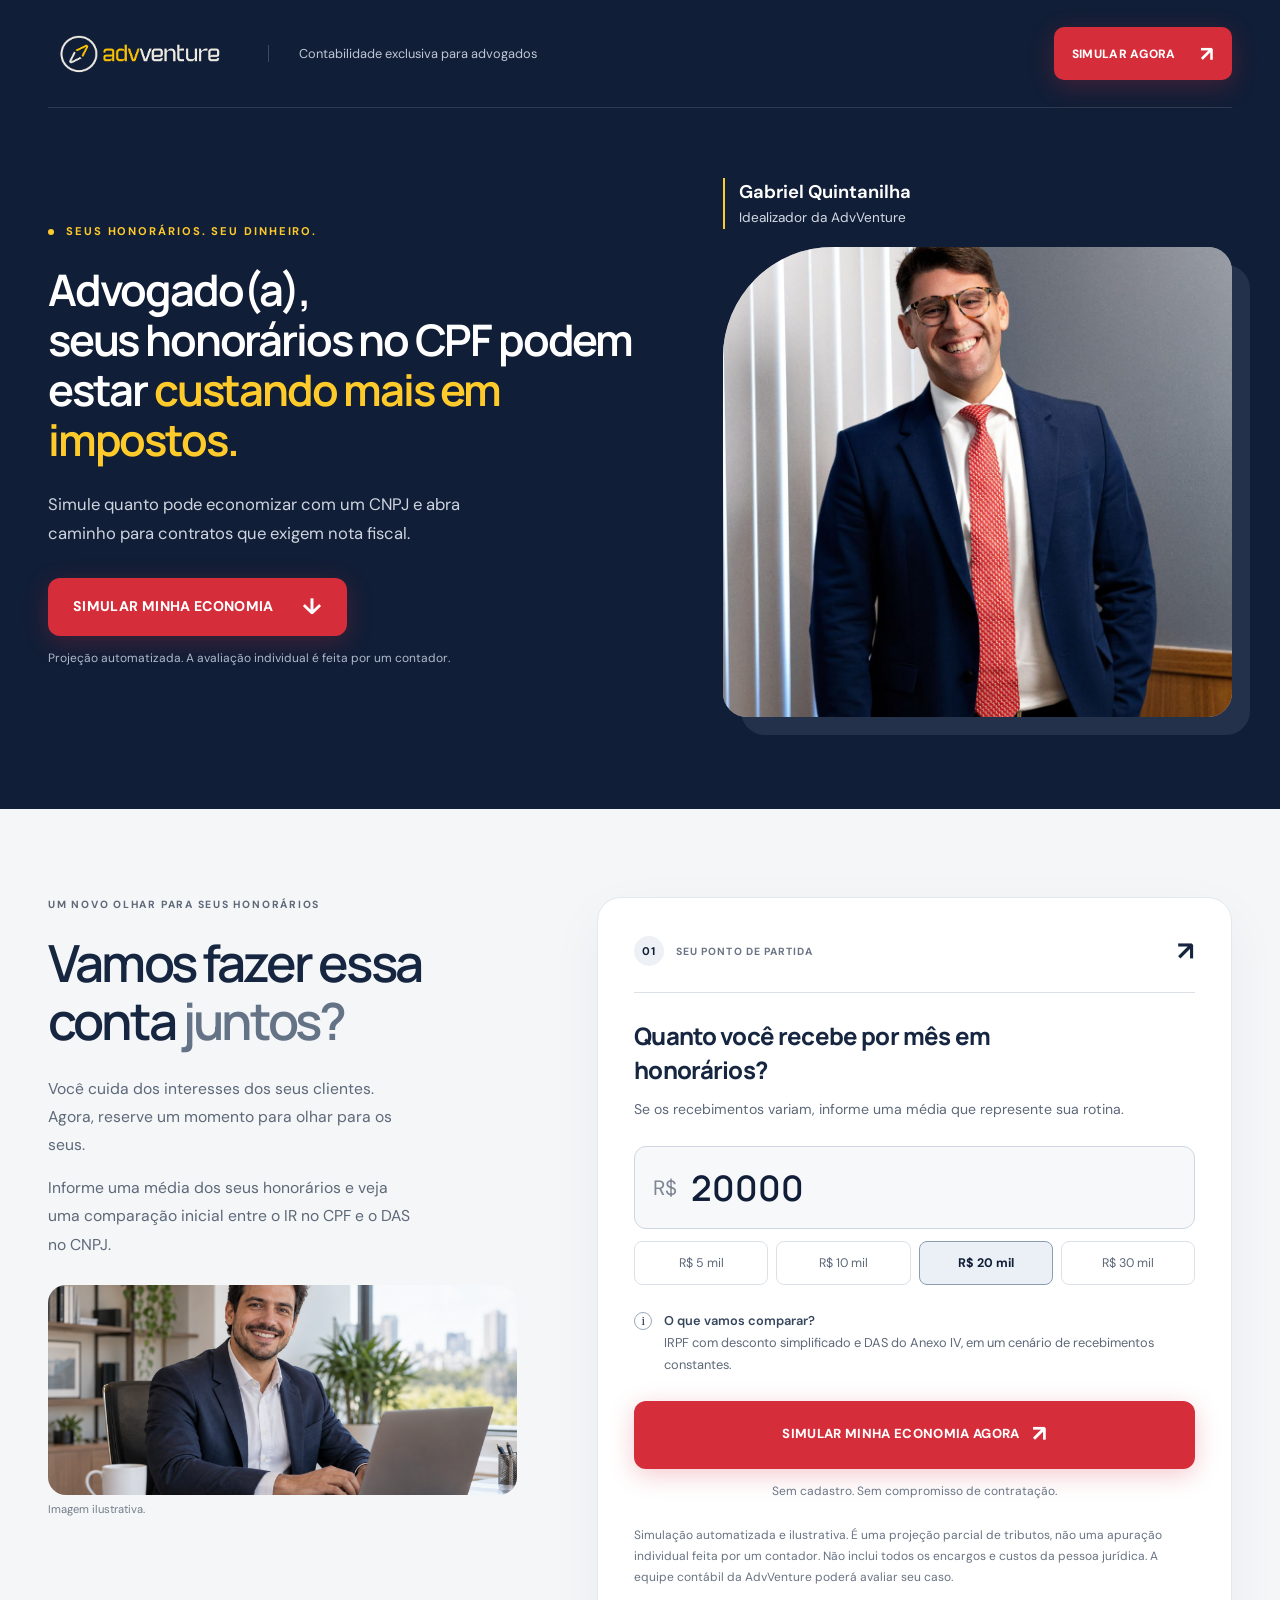
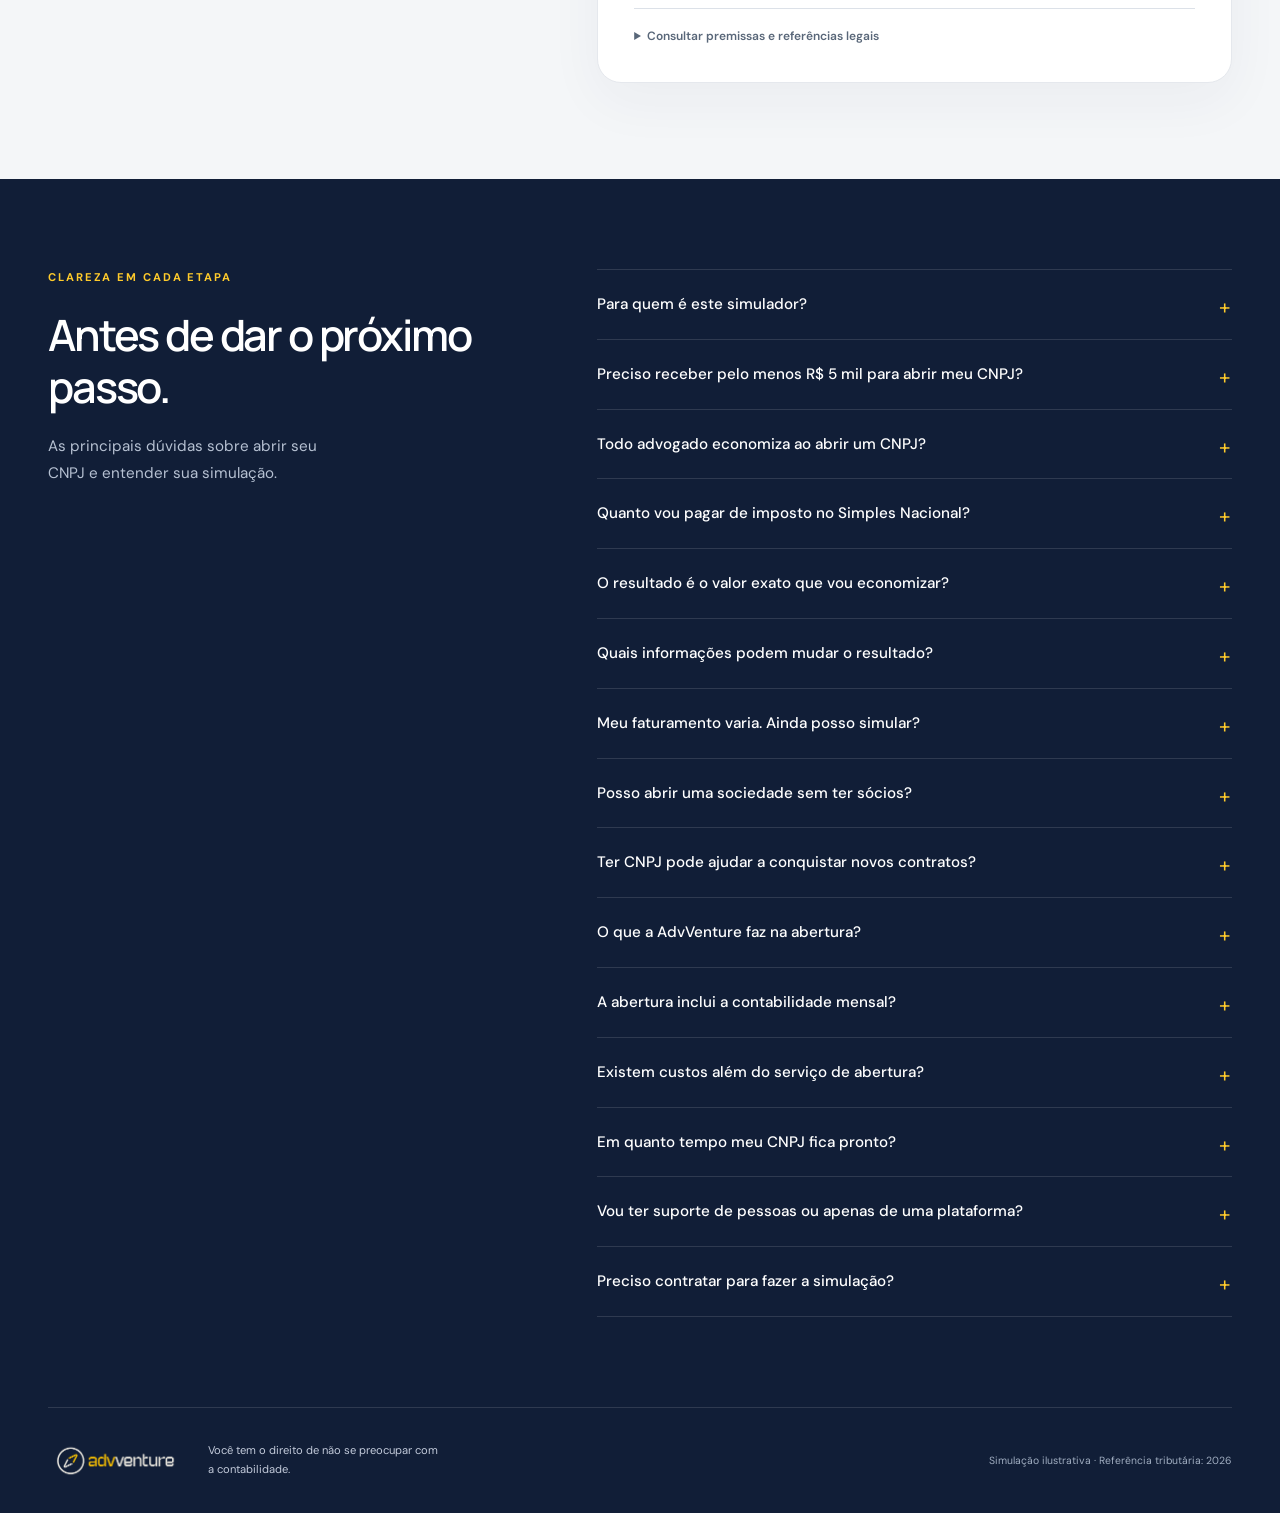
<file: index.html>
<!doctype html>
<html lang="pt-BR">
<head>
  <meta charset="UTF-8"><meta name="viewport" content="width=device-width,initial-scale=1">
  <meta name="description" content="Simule a diferença entre o IRPF e o DAS de uma sociedade de advocacia. Conheça a AdvVenture, contabilidade especializada em advogados.">
  <meta name="robots" content="noindex,nofollow">
  <title>Seus honorários, novas possibilidades · AdvVenture</title>
  <link rel="icon" href="assets/favicon.svg" type="image/svg+xml"><link rel="stylesheet" href="style.css">
</head>
<body class="landing-page">
  <header class="site-header wrap"><a class="brand" href="index.html" aria-label="AdvVenture, início"><img src="assets/logo-escuro.png" alt="AdvVenture" width="2172" height="724"></a><span class="header-note">Contabilidade exclusiva para advogados</span><a class="header-link" href="#simulador">SIMULAR AGORA <span aria-hidden="true">↗</span></a></header>
  <main>
    <section class="hero wrap" aria-labelledby="hero-title">
      <div class="hero-copy"><p class="eyebrow"><span></span> SEUS HONORÁRIOS. SEU DINHEIRO.</p><h1 id="hero-title">Advogado(a),<br>seus honorários no CPF podem estar <em>custando mais em impostos.</em></h1><p class="hero-sub">Simule quanto pode economizar com um CNPJ e abra caminho para contratos que exigem nota fiscal.</p><a class="button button-light hero-button" href="#simulador">SIMULAR MINHA ECONOMIA <span aria-hidden="true">↓</span></a><p class="hero-small">Projeção automatizada. A avaliação individual é feita por um contador.</p></div>
      <div class="expert"><div class="expert-heading"><p><strong>Gabriel Quintanilha</strong><br>Idealizador da AdvVenture</p></div><div class="portrait-frame"><img src="assets/gabriel.jpeg" alt="Gabriel Quintanilha sorrindo, de terno azul e gravata vermelha" width="1066" height="1600" fetchpriority="high"></div></div>
    </section>
    <section class="simulation-section" id="simulador" aria-labelledby="sim-title"><div class="wrap simulation-grid">
      <div class="simulation-context"><p class="eyebrow dark-label">UM NOVO OLHAR PARA SEUS HONORÁRIOS</p><h2 id="sim-title">Vamos fazer essa conta <em>juntos?</em></h2><p>Você cuida dos interesses dos seus clientes. Agora, reserve um momento para olhar para os seus.</p><p>Informe uma média dos seus honorários e veja uma comparação inicial entre o IR no CPF e o DAS no CNPJ.</p><figure class="lawyer-photo"><img src="assets/advogado-ilustrativo.png" alt="Imagem ilustrativa de um advogado em seu escritório" width="1536" height="1024" loading="lazy"><figcaption>Imagem ilustrativa.</figcaption></figure></div>
      <div class="calculator"><div class="calculator-top"><span class="step-number">01</span><span>SEU PONTO DE PARTIDA</span><span class="calc-icon" aria-hidden="true">↗</span></div><form id="simulation-form" action="resultado.html" method="get"><h3>Quanto você recebe por mês em honorários?</h3><p class="field-help" id="revenue-help">Se os recebimentos variam, informe uma média que represente sua rotina.</p><label class="sr-only" for="revenue">Média mensal dos honorários em reais</label><div class="money-input"><span>R$</span><input id="revenue" name="receita" type="number" inputmode="decimal" min="1" max="300000" step="0.01" value="20000" required aria-describedby="revenue-help revenue-error"></div><div class="amount-options" aria-label="Sugestões de faturamento"><button type="button" data-amount="5000">R$ 5 mil</button><button type="button" data-amount="10000">R$ 10 mil</button><button type="button" data-amount="20000" class="selected" aria-pressed="true">R$ 20 mil</button><button type="button" data-amount="30000">R$ 30 mil</button></div><p id="revenue-error" class="error-message" role="alert"></p><div class="scope-note"><span aria-hidden="true">i</span><p><strong>O que vamos comparar?</strong><br>IRPF com desconto simplificado e DAS do Anexo IV, em um cenário de recebimentos constantes.</p></div><button class="button button-red simulation-submit" type="submit">SIMULAR MINHA ECONOMIA AGORA <span aria-hidden="true">↗</span></button><p class="form-reassurance">Sem cadastro. Sem compromisso de contratação.</p><p class="disclaimer">Simulação automatizada e ilustrativa. É uma projeção parcial de tributos, não uma apuração individual feita por um contador. Não inclui todos os encargos e custos da pessoa jurídica. A equipe contábil da AdvVenture poderá avaliar seu caso.</p><details class="method-details"><summary>Consultar premissas e referências legais</summary><div><p>A estimativa considera apenas honorários, sem outros rendimentos, e adota o desconto simplificado mensal de R$ 607,20 no IRPF. Aplica a tabela e as reduções mensais de 2026.</p><p>Para o DAS, considera receita mensal constante e receita de referência igual a 12 vezes o valor informado. Não inclui INSS, CPP, IR sobre pró-labore, contabilidade, abertura, taxas ou outros custos. Esses valores podem reduzir ou eliminar a vantagem indicada.</p><p>A comparação não se aplica a casos que demandem tratamento específico, como renda anual total acima de R$ 600 mil, distribuição de lucros acima de R$ 50 mil no mês ou honorários com regras especiais. Nesses casos, orientamos uma análise individual.</p><p><a href="https://www.planalto.gov.br/ccivil_03/leis/lcp/lcp123.htm" target="_blank" rel="noopener">LC nº 123/2006, art. 18, §§ 1º, 1º-A e 5º-C, VII, e Anexo IV</a>; <a href="https://www.gov.br/receitafederal/pt-br/assuntos/meu-imposto-de-renda/tabelas/2026" target="_blank" rel="noopener">tabela do IRPF de 2026</a> e reduções previstas na Lei nº 15.270/2025.</p></div></details></form></div>
    </div></section>
    <section class="faq-section wrap" id="duvidas" aria-labelledby="faq-title"><div class="faq-heading"><p class="eyebrow">CLAREZA EM CADA ETAPA</p><h2 id="faq-title">Antes de dar o próximo passo.</h2><p>As principais dúvidas sobre abrir seu CNPJ e entender sua simulação.</p></div><div class="faq-list">
      <details><summary>Para quem é este simulador?</summary><p>Para advogados que ainda recebem honorários no CPF e querem entender se abrir um CNPJ pode fazer sentido financeiramente.</p></details>
      <details><summary>Preciso receber pelo menos R$ 5 mil para abrir meu CNPJ?</summary><p>Não. Esse valor não é um requisito mínimo para abrir uma sociedade ou optar pelo Simples Nacional. A vantagem financeira depende da sua realidade, e o enquadramento exige o cumprimento das condições legais.</p></details>
      <details><summary>Todo advogado economiza ao abrir um CNPJ?</summary><p>Não necessariamente. Recebimentos, despesas, contribuições e custos da empresa influenciam a comparação. A simulação oferece uma primeira referência para essa decisão.</p></details>
      <details><summary>Quanto vou pagar de imposto no Simples Nacional?</summary><p>Os serviços advocatícios no Simples Nacional são tributados pelo Anexo IV. A primeira faixa tem alíquota de 4,5% para receita de referência de até R$ 180 mil em 12 meses. Nas demais faixas, a alíquota efetiva depende da receita e da parcela a deduzir. A contribuição previdenciária patronal (CPP) fica fora do DAS. Empresas em início de atividade seguem regras próprias de proporcionalização.</p></details>
      <details><summary>O resultado é o valor exato que vou economizar?</summary><p>Não. É uma projeção automatizada da diferença entre IRPF e DAS. Ela não representa economia líquida total. A confirmação depende de uma análise individual dos documentos e da situação do advogado pela equipe contábil.</p></details>
      <details><summary>Quais informações podem mudar o resultado?</summary><p>Despesas dedutíveis, outros rendimentos, faturamento acumulado, pró-labore, contribuições previdenciárias, funcionários e custos de manutenção da empresa, entre outros fatores.</p></details>
      <details><summary>Meu faturamento varia. Ainda posso simular?</summary><p>Sim. Informe uma média representativa. A projeção para doze meses considera a manutenção do cenário informado; meses com recebimentos diferentes podem alterar os valores. Ela não equivale à apuração do ajuste anual do IRPF.</p></details>
      <details><summary>Posso abrir uma sociedade sem ter sócios?</summary><p>Sim. A sociedade unipessoal de advocacia permite exercer a atividade individualmente por meio de uma pessoa jurídica, observados o registro na OAB e os demais requisitos, conforme o art. 15 da Lei nº 8.906/1994.</p></details>
      <details><summary>Ter CNPJ pode ajudar a conquistar novos contratos?</summary><p>Ter uma sociedade regularizada e apta a emitir nota fiscal permite atender contratantes que exigem essas condições. Isso amplia as possibilidades de contratação, sem garantir novos clientes ou faturamento.</p></details>
      <details><summary>O que a AdvVenture faz na abertura?</summary><p>Acompanha a constituição da sociedade, o registro na OAB, a obtenção do CNPJ, a inscrição municipal e a configuração fiscal inicial, conforme o serviço contratado.</p></details>
      <details><summary>A abertura inclui a contabilidade mensal?</summary><p>São serviços distintos. A abertura organiza a constituição da sociedade. A contabilidade mensal acompanha as obrigações e a rotina depois dessa etapa, mediante contratação própria.</p></details>
      <details><summary>Existem custos além do serviço de abertura?</summary><p>Sim. Taxas de registro e outras despesas externas aplicáveis não estão incluídas no preço do serviço. Esses custos devem ser informados conforme sua localidade e situação.</p></details>
      <details><summary>Em quanto tempo meu CNPJ fica pronto?</summary><p>O prazo depende da documentação e da análise dos órgãos responsáveis. A equipe apresenta uma previsão para o seu caso e acompanha as etapas do processo.</p></details>
      <details><summary>Vou ter suporte de pessoas ou apenas de uma plataforma?</summary><p>A AdvVenture combina plataforma digital com equipe de atendimento e suporte contábil. Você conta com orientação para utilizar o sistema e acompanhar sua rotina.</p></details>
      <details><summary>Preciso contratar para fazer a simulação?</summary><p>Não. Você pode consultar sua projeção e decidir depois se deseja conversar com a equipe ou seguir com a abertura.</p></details>
    </div></section>
  </main><footer class="footer wrap"><a class="brand" href="index.html" aria-label="AdvVenture"><img src="assets/logo-escuro.png" alt="AdvVenture" width="2172" height="724" loading="lazy"></a><p>Você tem o direito de não se preocupar com a contabilidade.</p><span>Simulação ilustrativa · Referência tributária: 2026</span></footer><script src="app.js" defer></script>
</body></html>
</file>
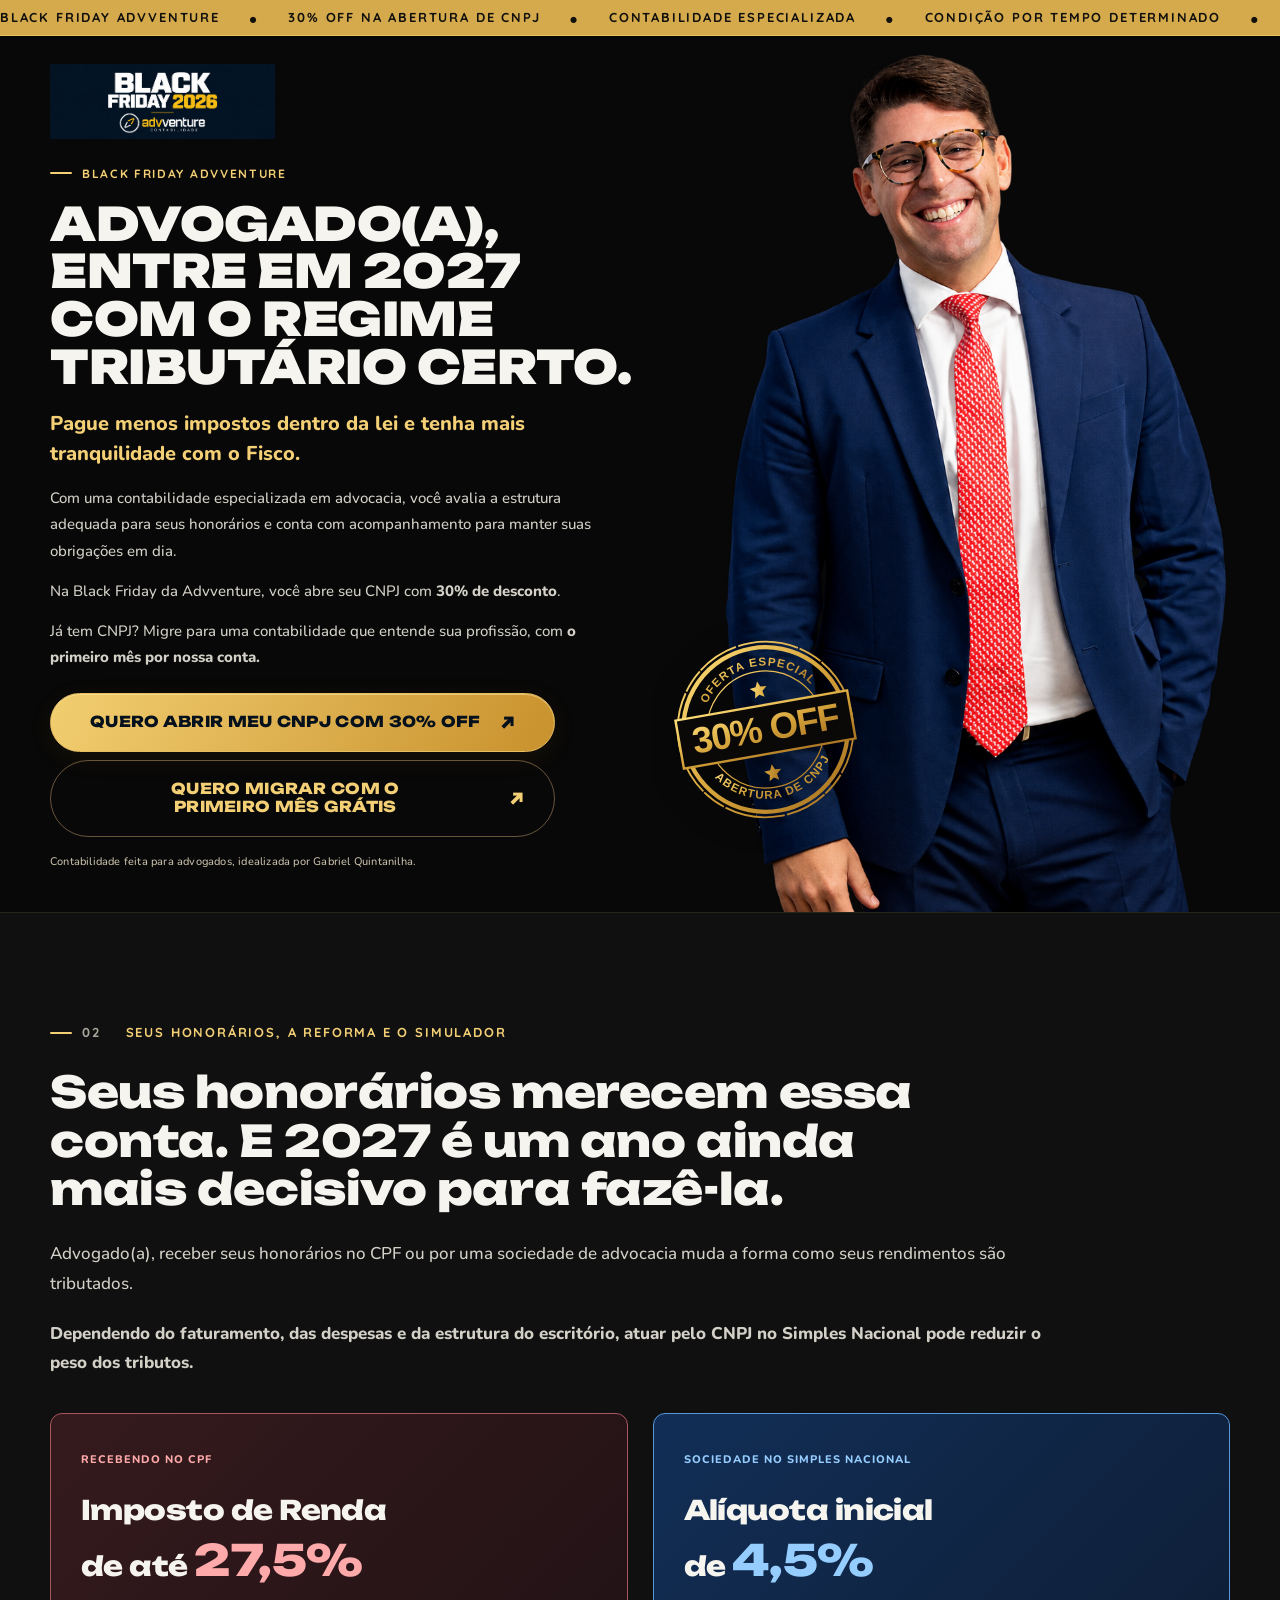
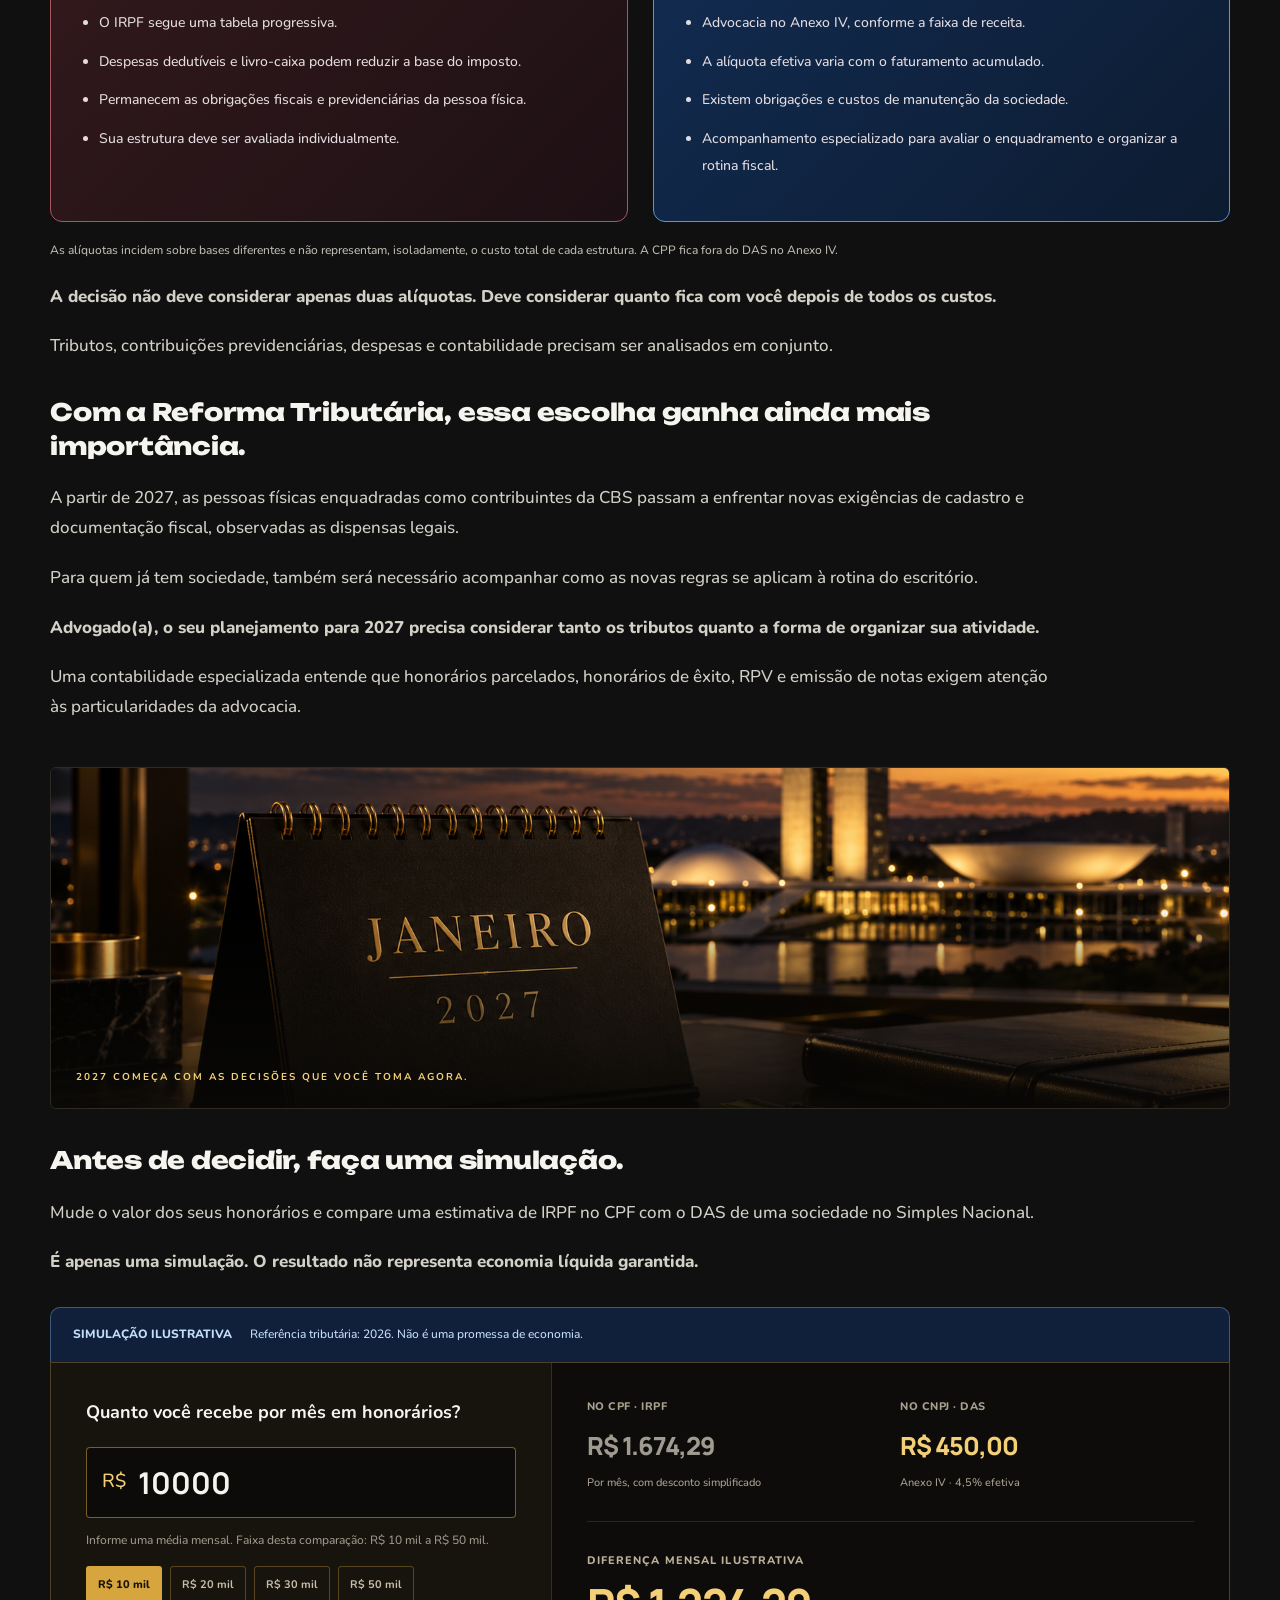
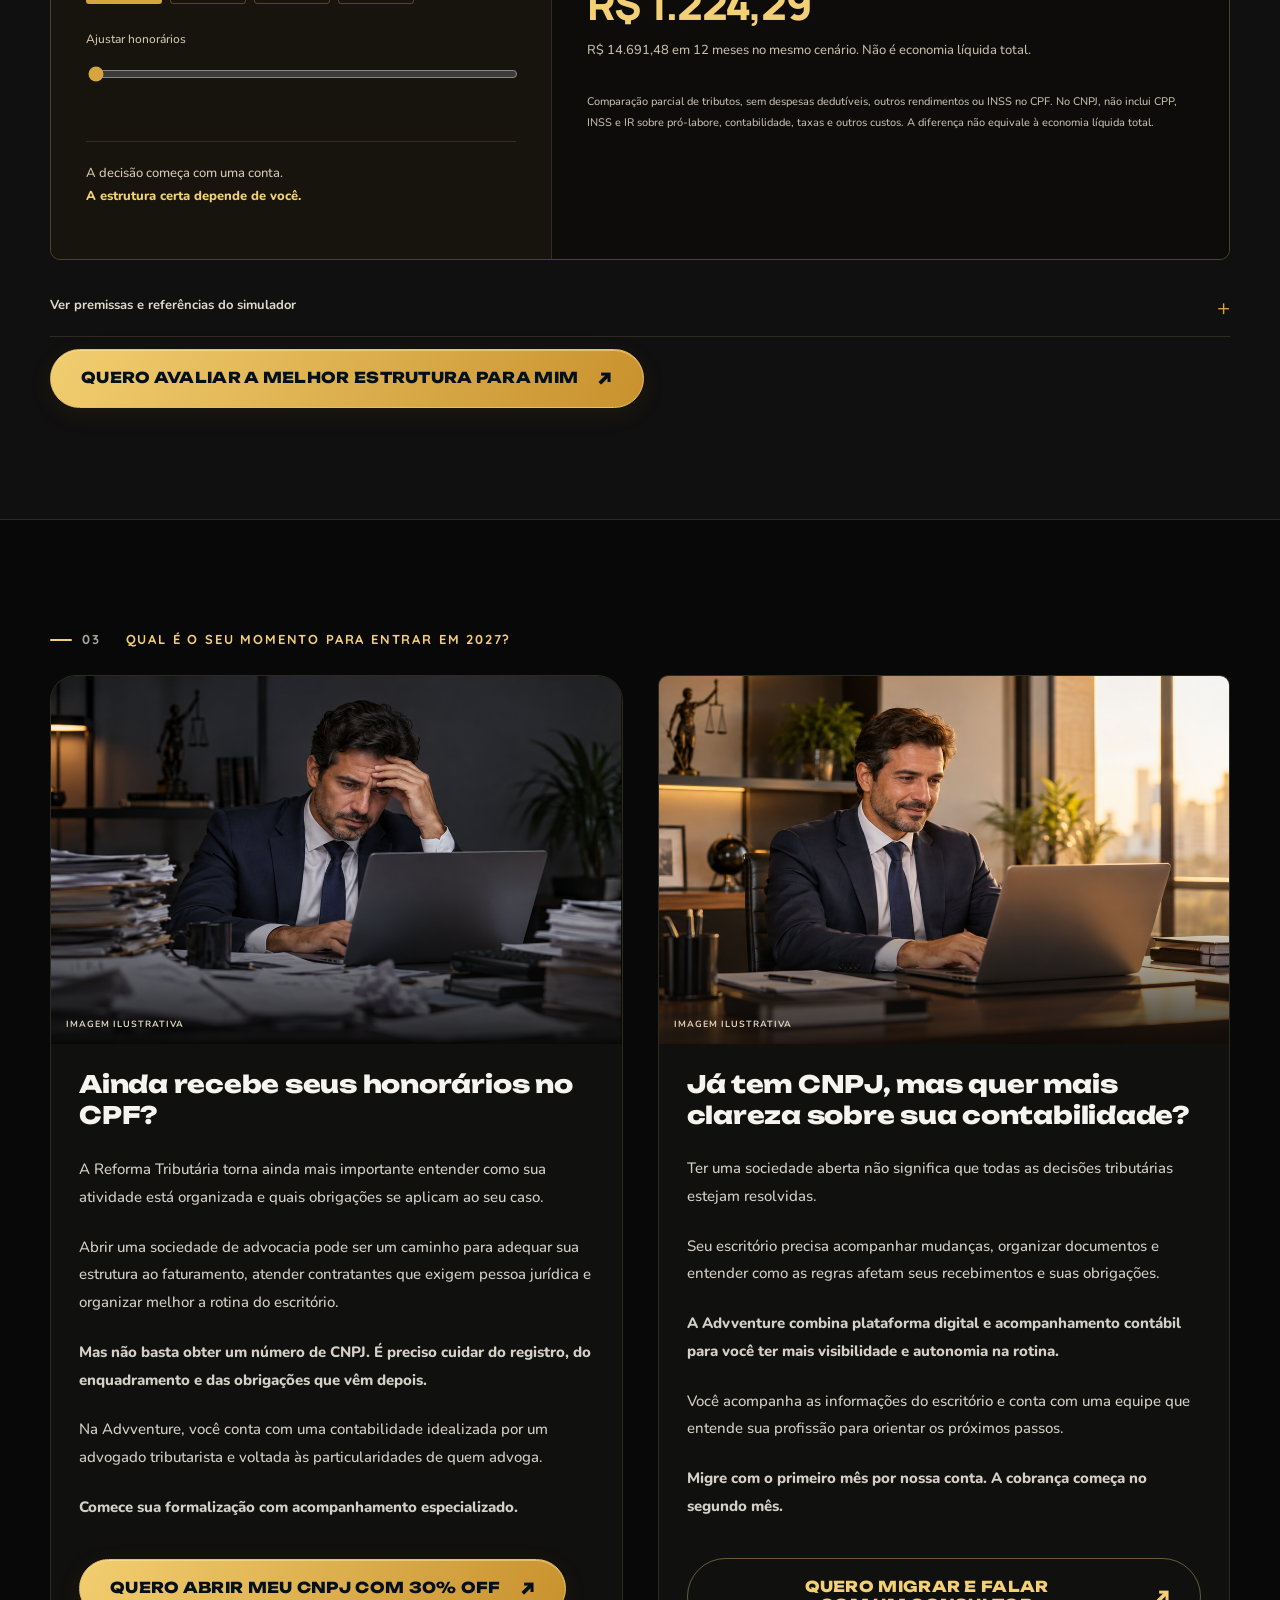
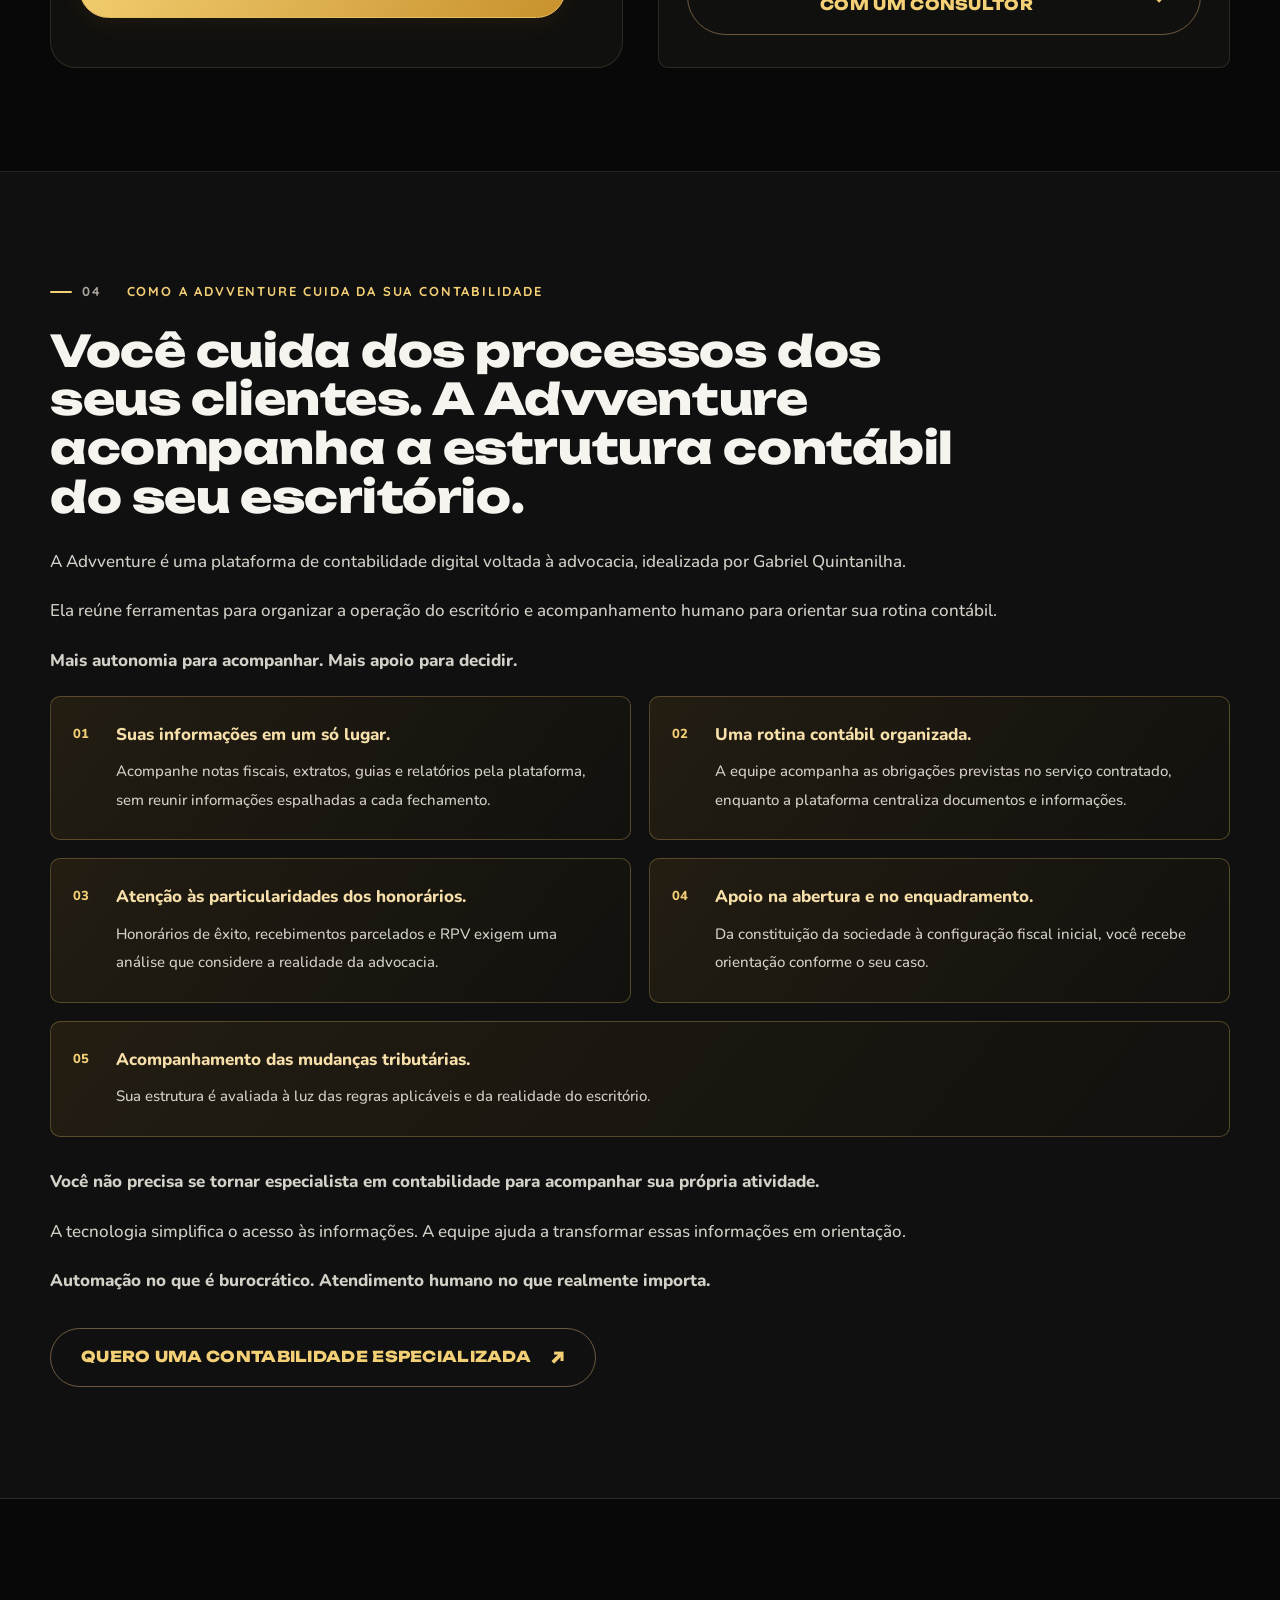
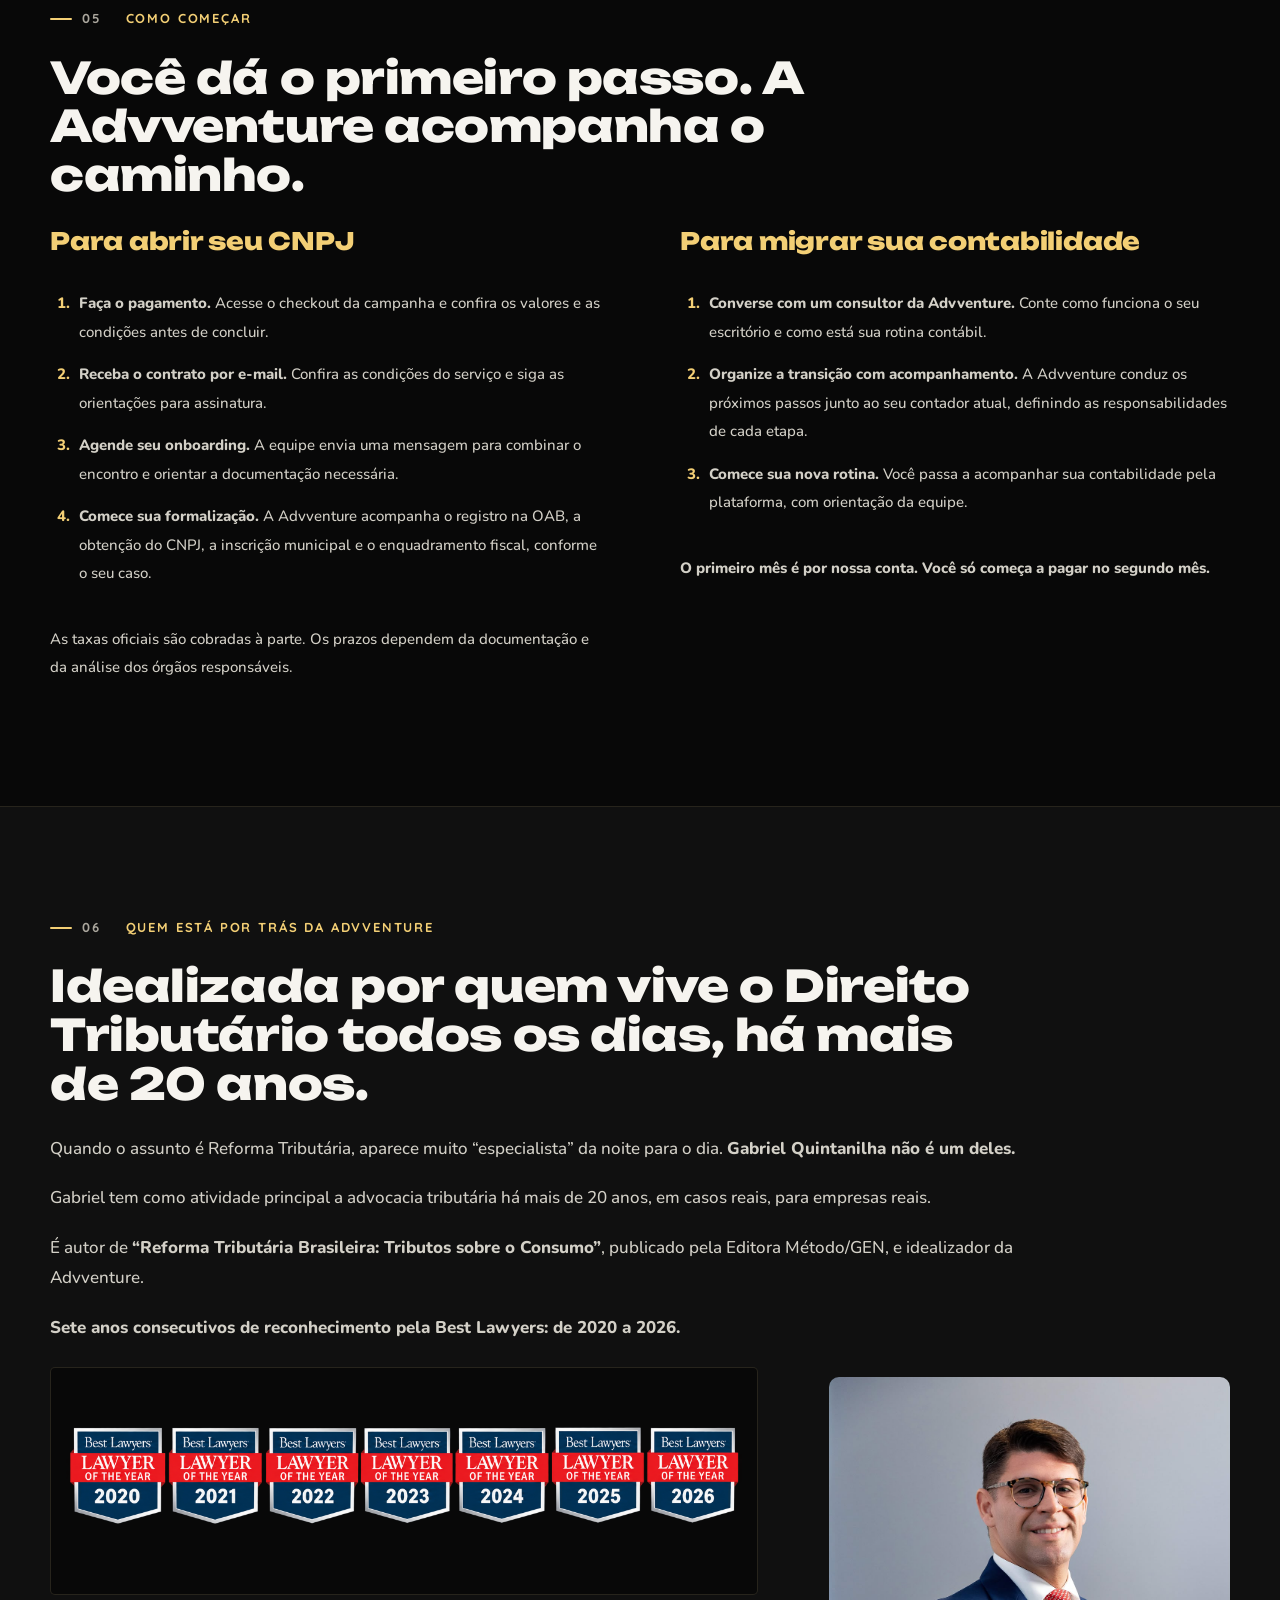
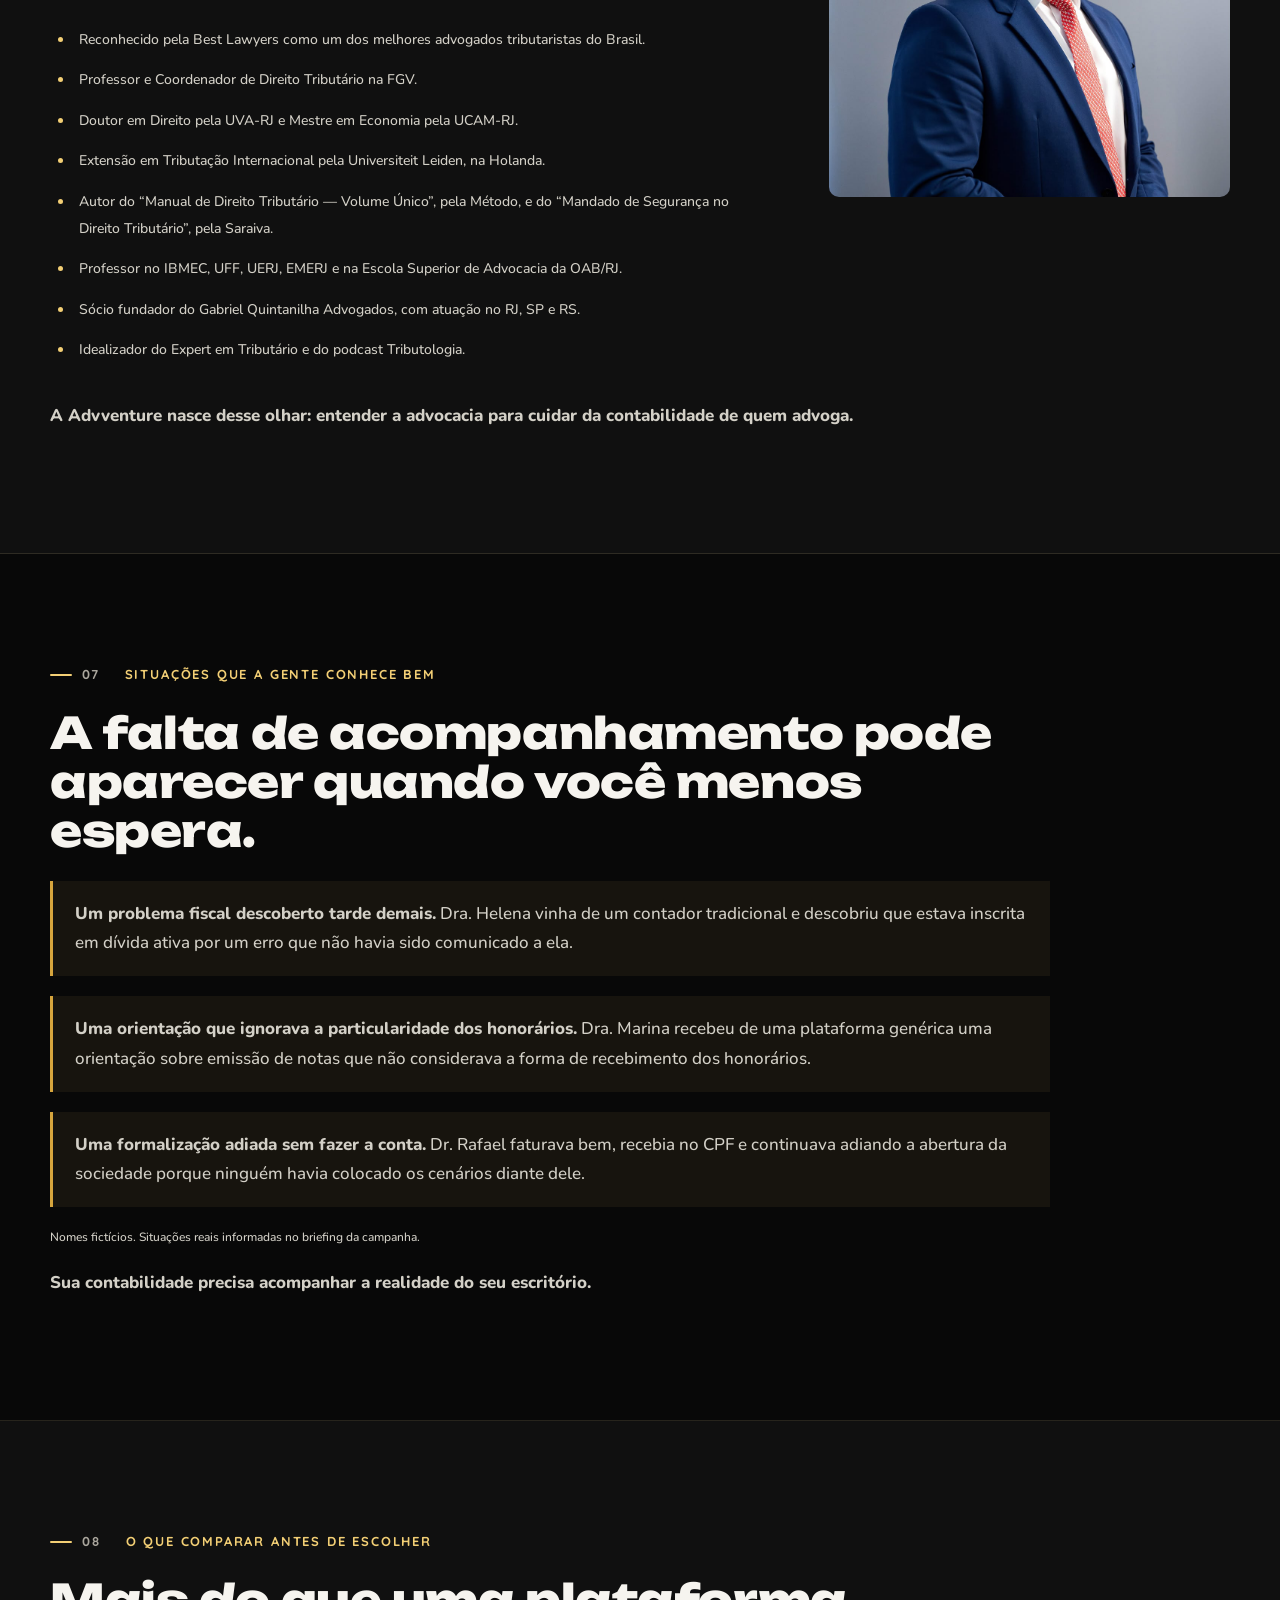
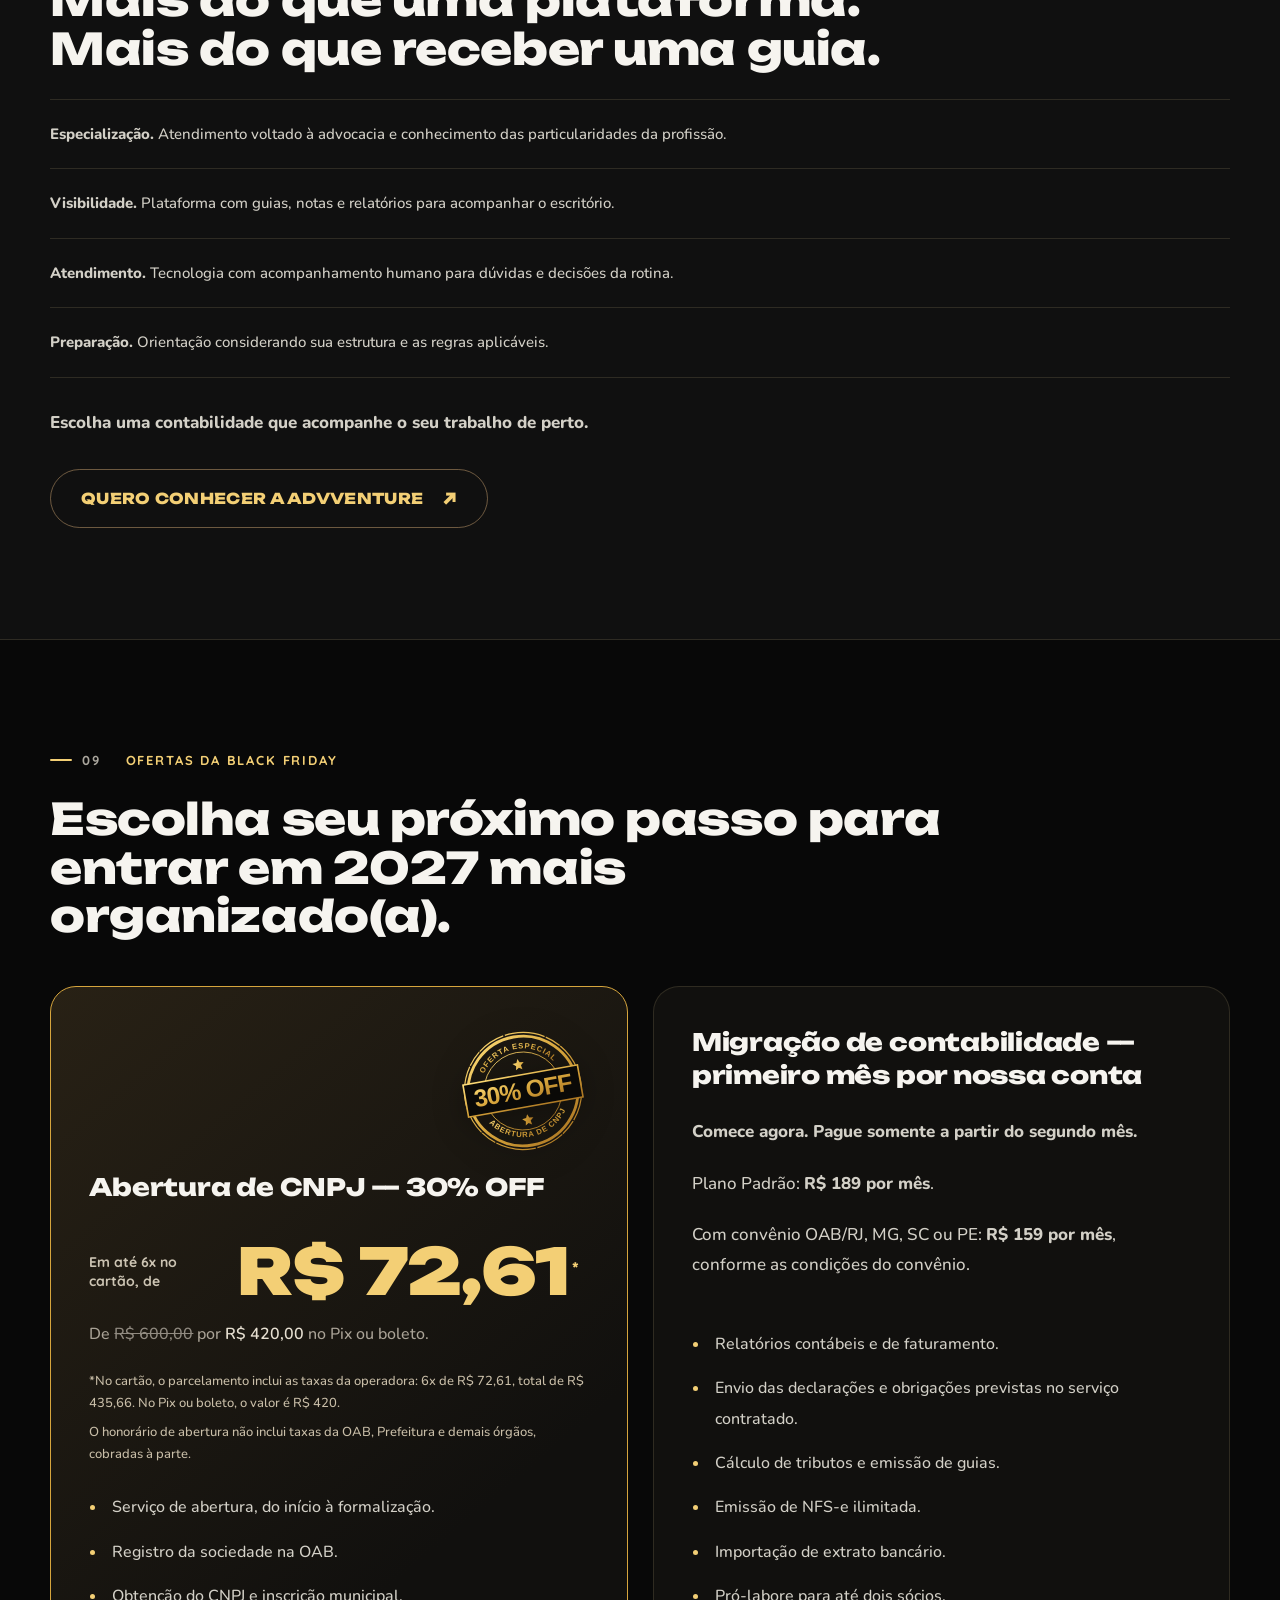
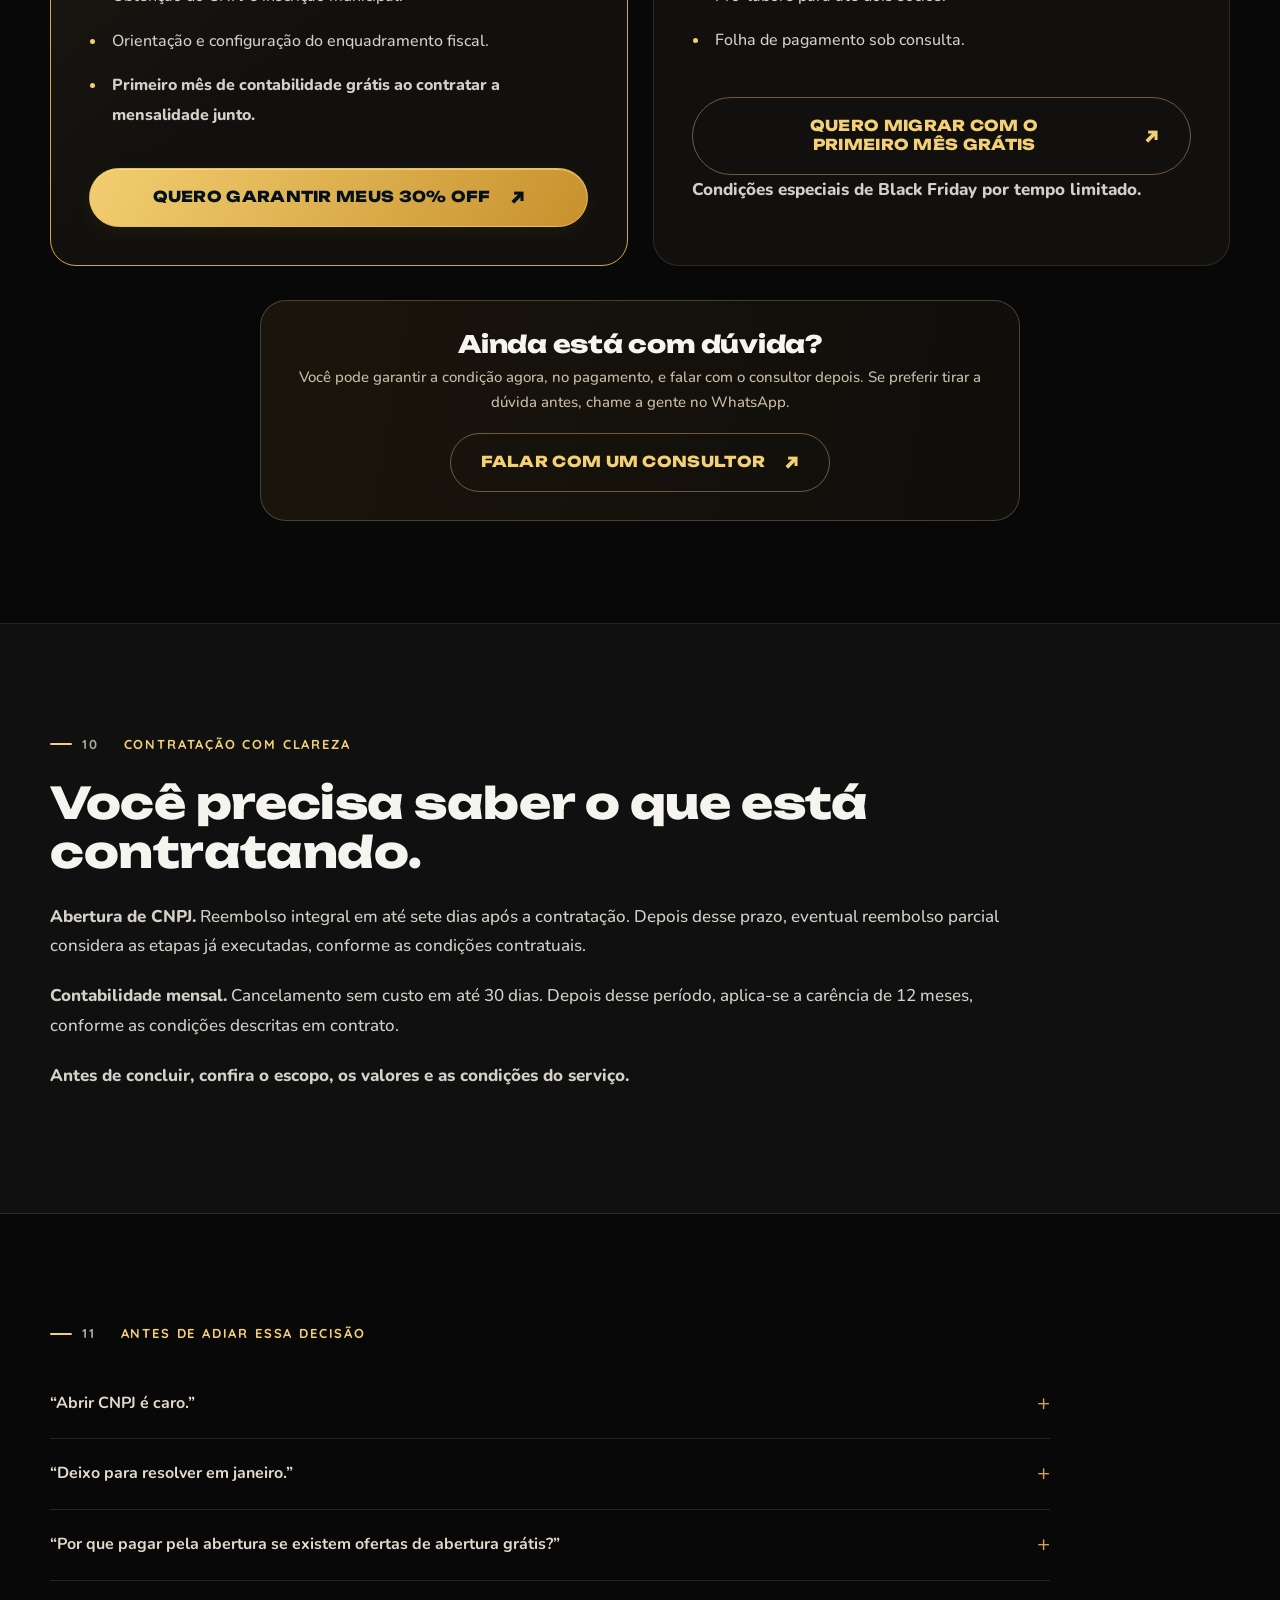
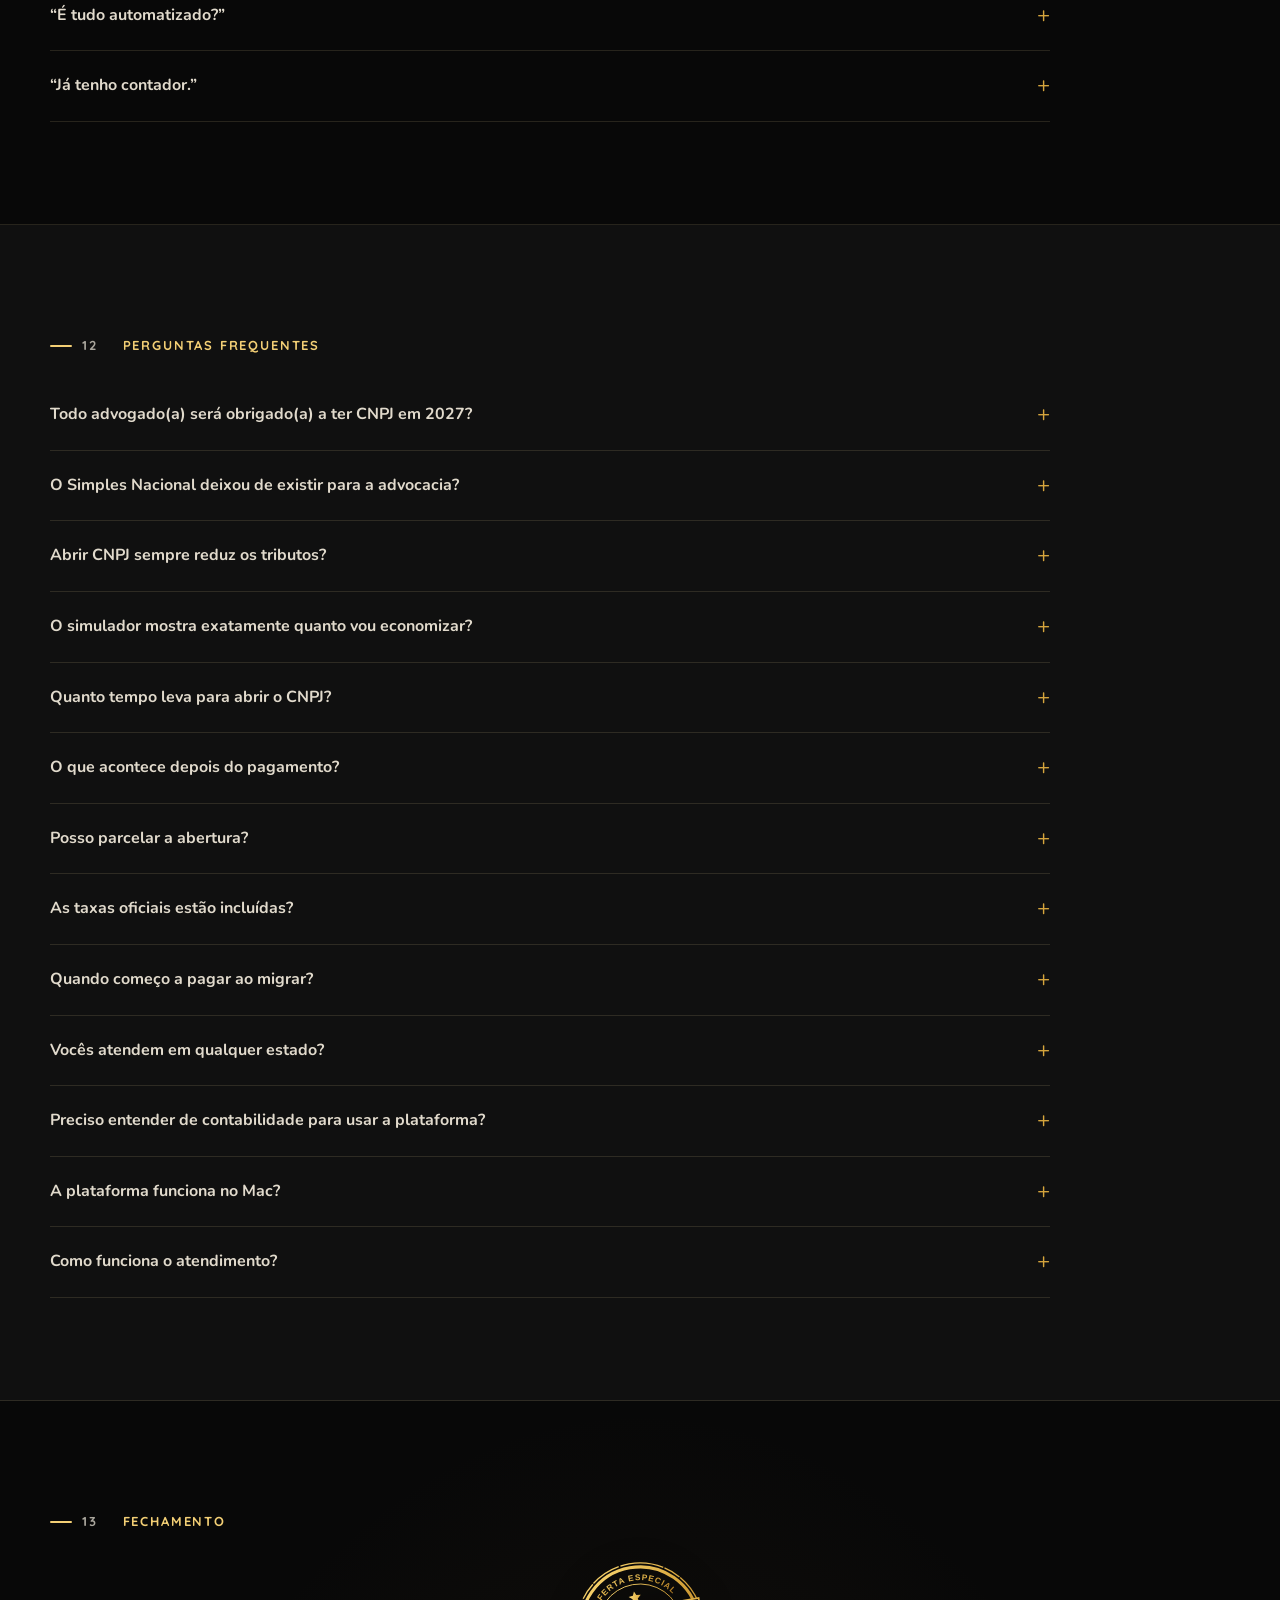
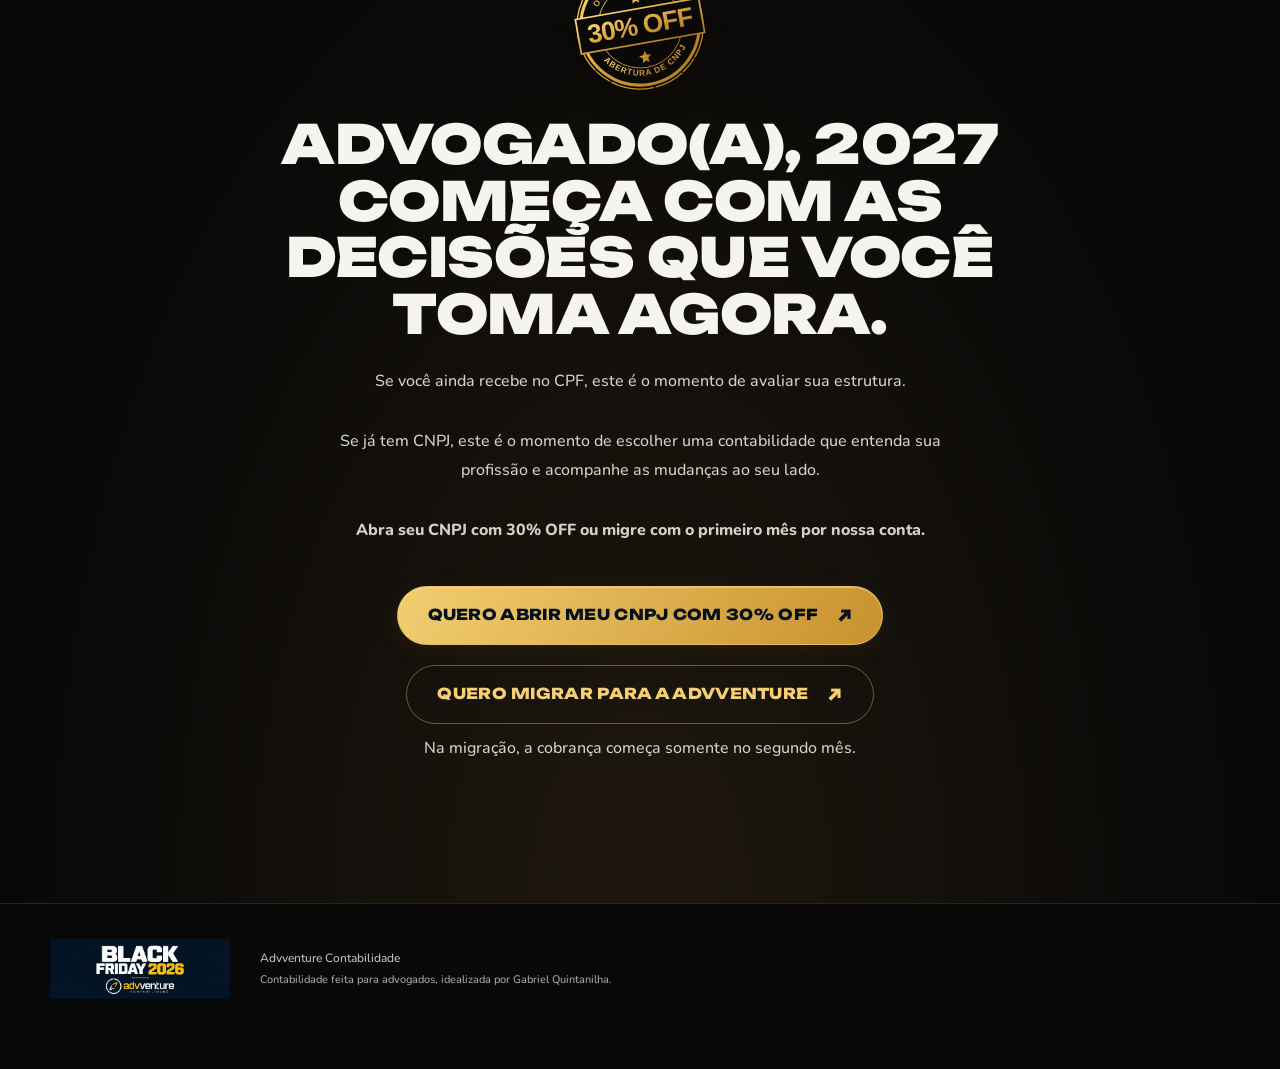
<file: black-friday-2026/index.html>
<!doctype html><html lang="pt-BR"><head><meta charset="utf-8"><meta name="viewport" content="width=device-width,initial-scale=1"><meta name="robots" content="noindex,nofollow"><meta name="theme-color" content="#02040b"><meta name="description" content="Black Friday Advventure 2026. Abertura de CNPJ com 30% OFF ou migração com o primeiro mês de contabilidade grátis."><title>Black Friday 2026 | Advventure Contabilidade</title><link rel="preconnect" href="https://www.asaas.com"><link rel="dns-prefetch" href="https://www.asaas.com"><link rel="preconnect" href="https://fonts.googleapis.com"><link rel="preconnect" href="https://fonts.gstatic.com" crossorigin><link rel="stylesheet" href="https://fonts.googleapis.com/css2?family=Quicksand:wght@600;700&family=Nunito:ital,wght@0,400;0,500;0,600;0,700;0,800;1,400&family=Unbounded:wght@600;700;800;900&display=swap"><link rel="stylesheet" href="style.css"><link rel="stylesheet" href="final.css"><link rel="stylesheet" href="approved.css"><link rel="stylesheet" href="pier.css?v=5"></head><body><a class="skip" href="#conteudo">Pular para o conteúdo</a><header class="topbar"><div class="marquee" aria-label="Black Friday Advventure, 30% OFF na abertura de CNPJ, em até 6x"><div aria-hidden="true">BLACK FRIDAY ADVVENTURE <b>●</b> 30% OFF NA ABERTURA DE CNPJ <b>●</b> CONTABILIDADE ESPECIALIZADA <b>●</b> CONDIÇÃO POR TEMPO DETERMINADO <b>●</b> 2027 COMEÇA ANTES DE JANEIRO <b>●</b> BLACK FRIDAY ADVVENTURE <b>●</b> 30% OFF NA ABERTURA DE CNPJ <b>●</b> CONTABILIDADE ESPECIALIZADA <b>●</b> CONDIÇÃO POR TEMPO DETERMINADO <b>●</b> 2027 COMEÇA ANTES DE JANEIRO <b>●</b> </div></div></header><main id="conteudo"><section class="hero approved-hero"><div class="wrap hero-inner"><div class="hero-copy"><img class="campaign-logo" src="assets/logo-campanha.png" width="2172" height="724" alt="Black Friday 2026 Advventure Contabilidade"><p class="eyebrow hero-eyebrow">BLACK FRIDAY ADVVENTURE</p><h1>Advogado(a), entre em 2027 com o regime tributário certo.</h1><p><strong>Pague menos impostos dentro da lei e tenha mais tranquilidade com o Fisco.</strong></p><p>Com uma contabilidade especializada em advocacia, você avalia a estrutura adequada para seus honorários e conta com acompanhamento para manter suas obrigações em dia.</p><p>Na Black Friday da Advventure, você abre seu CNPJ com <strong>30% de desconto</strong>.</p><p>Já tem CNPJ? Migre para uma contabilidade que entende sua profissão, com <strong>o primeiro mês por nossa conta.</strong></p><button type="button" class="cta " data-action="opening">Quero abrir meu CNPJ com 30% OFF<span aria-hidden="true">↗</span></button><button type="button" class="cta outline" data-action="migration">Quero migrar com o primeiro mês grátis<span aria-hidden="true">↗</span></button><p class="hero-proof">Contabilidade feita para advogados, idealizada por Gabriel Quintanilha.</p></div><div class="hero-art"><div class="halo"></div><img class="gabriel-hero" src="assets/gabriel-sorriso-recortado.png" width="1024" height="1536" fetchpriority="high" alt="Gabriel Quintanilha sorrindo, com terno azul e gravata vermelha"><img class="stamp" src="assets/carimbo-30-off.svg" width="320" height="320" alt="30% OFF na abertura de CNPJ"></div></div></section><section class="section approved-section tonal" id="bloco-2"><div class="wrap"><p class="eyebrow"><span>02</span> SEUS HONORÁRIOS, A REFORMA E O SIMULADOR</p><div class="approved-body"><h2>Seus honorários merecem essa conta. E 2027 é um ano ainda mais decisivo para fazê-la.</h2><p>Advogado(a), receber seus honorários no CPF ou por uma sociedade de advocacia muda a forma como seus rendimentos são tributados.</p><p><strong>Dependendo do faturamento, das despesas e da estrutura do escritório, atuar pelo CNPJ no Simples Nacional pode reduzir o peso dos tributos.</strong></p><div class="tax-comparison"><article class="tax-person"><span class="comparison-tag">RECEBENDO NO CPF</span><h3>Imposto de Renda<br>de até <strong>27,5%</strong></h3><ul><li>O IRPF segue uma tabela progressiva.</li><li>Despesas dedutíveis e livro-caixa podem reduzir a base do imposto.</li><li>Permanecem as obrigações fiscais e previdenciárias da pessoa física.</li><li>Sua estrutura deve ser avaliada individualmente.</li></ul></article><article class="tax-company"><span class="comparison-tag">SOCIEDADE NO SIMPLES NACIONAL</span><h3>Alíquota inicial<br>de <strong>4,5%</strong></h3><ul><li>Advocacia no Anexo IV, conforme a faixa de receita.</li><li>A alíquota efetiva varia com o faturamento acumulado.</li><li>Existem obrigações e custos de manutenção da sociedade.</li><li>Acompanhamento especializado para avaliar o enquadramento e organizar a rotina fiscal.</li></ul></article></div><p class="comparison-note">As alíquotas incidem sobre bases diferentes e não representam, isoladamente, o custo total de cada estrutura. A CPP fica fora do DAS no Anexo IV.</p><p><strong>A decisão não deve considerar apenas duas alíquotas. Deve considerar quanto fica com você depois de todos os custos.</strong></p><p>Tributos, contribuições previdenciárias, despesas e contabilidade precisam ser analisados em conjunto.</p><h3>Com a Reforma Tributária, essa escolha ganha ainda mais importância.</h3><p>A partir de 2027, as pessoas físicas enquadradas como contribuintes da CBS passam a enfrentar novas exigências de cadastro e documentação fiscal, observadas as dispensas legais.</p><p>Para quem já tem sociedade, também será necessário acompanhar como as novas regras se aplicam à rotina do escritório.</p><p><strong>Advogado(a), o seu planejamento para 2027 precisa considerar tanto os tributos quanto a forma de organizar sua atividade.</strong></p><p>Uma contabilidade especializada entende que honorários parcelados, honorários de êxito, RPV e emissão de notas exigem atenção às particularidades da advocacia.</p><figure class="calendar-visual"><img src="assets/janeiro-2027.png" width="1672" height="941" loading="lazy" alt="Calendário de janeiro de 2027 e Congresso Nacional ao fundo"><figcaption>2027 COMEÇA COM AS DECISÕES QUE VOCÊ TOMA AGORA.</figcaption></figure><h3>Antes de decidir, faça uma simulação.</h3><p>Mude o valor dos seus honorários e compare uma estimativa de IRPF no CPF com o DAS de uma sociedade no Simples Nacional.</p><p><strong>É apenas uma simulação. O resultado não representa economia líquida garantida.</strong></p><div class="simulation-notice"><strong>SIMULAÇÃO ILUSTRATIVA</strong><span>Referência tributária: 2026. Não é uma promessa de economia.</span></div><div class="calculator"><div class="calculator-input"><label for="revenue">Quanto você recebe por mês em honorários?</label><div class="money-field"><span>R$</span><input id="revenue" type="number" inputmode="decimal" min="10000" max="50000" step="0.01" value="10000" aria-describedby="revenue-help revenue-error"></div><p id="revenue-help">Informe uma média mensal. Faixa desta comparação: R$ 10 mil a R$ 50 mil.</p><div class="amount-options"><button type="button" data-amount="10000" aria-pressed="true">R$ 10 mil</button><button type="button" data-amount="20000">R$ 20 mil</button><button type="button" data-amount="30000">R$ 30 mil</button><button type="button" data-amount="50000">R$ 50 mil</button></div><label class="range-label" for="revenue-range">Ajustar honorários</label><input id="revenue-range" type="range" min="10000" max="50000" step="500" value="10000" aria-label="Ajustar honorários mensais"><p id="revenue-error" role="alert"></p><p class="calc-context">A decisão começa com uma conta.<br><strong>A estrutura certa depende de você.</strong></p></div><div class="calculator-results" id="calc-results"><div class="result-columns"><div class="cpf"><span>NO CPF · IRPF</span><strong id="ir-result">R$ 1.674,29</strong><small>Por mês, com desconto simplificado</small></div><div class="cnpj"><span>NO CNPJ · DAS</span><strong id="das-result">R$ 450,00</strong><small id="effective-rate">Anexo IV · 4,5% efetiva</small></div></div><div class="calculated-difference" aria-live="polite"><span id="difference-label">DIFERENÇA MENSAL ILUSTRATIVA</span><strong id="difference-result">R$ 1.224,29</strong><p id="annual-result">R$ 14.691,48 em 12 meses no mesmo cenário.</p></div><p class="note">Comparação parcial de tributos, sem despesas dedutíveis, outros rendimentos ou INSS no CPF. No CNPJ, não inclui CPP, INSS e IR sobre pró-labore, contabilidade, taxas e outros custos. A diferença não equivale à economia líquida total.</p></div></div><details class="calculation-method"><summary>Ver premissas e referências do simulador</summary><p>Referência: tabela mensal do IRPF de 2026, com desconto simplificado de R$ 607,20 e redução mensal aplicável. DAS calculado pelo Anexo IV, com receita constante e receita de referência igual a 12 vezes os honorários mensais. Não projeta automaticamente regras futuras de 2027. Renda anual total acima de R$ 600 mil, lucros distribuídos acima de R$ 50 mil no mês e casos específicos exigem análise individual.</p><p><a href="https://www.gov.br/receitafederal/pt-br/assuntos/meu-imposto-de-renda/tabelas/2026" target="_blank" rel="noopener">Receita Federal · IRPF 2026</a> · <a href="https://www.planalto.gov.br/ccivil_03/leis/lcp/lcp123.htm" target="_blank" rel="noopener">LC 123/2006 · Anexo IV</a></p></details><button type="button" class="cta " data-action="opening">Quero avaliar a melhor estrutura para mim<span aria-hidden="true">↗</span></button></div></div></section><section class="section approved-section " id="bloco-3"><div class="wrap"><p class="eyebrow"><span>03</span> QUAL É O SEU MOMENTO PARA ENTRAR EM 2027?</p><div class="approved-body"><div class="paths"><article><figure class="lawyer-crop before"><img src="assets/advogado-comparativo.png" width="2172" height="724" loading="lazy" alt="Profissional com documentos acumulados, imagem ilustrativa"><figcaption>IMAGEM ILUSTRATIVA</figcaption></figure><h2>Ainda recebe seus honorários no CPF?</h2><p>A Reforma Tributária torna ainda mais importante entender como sua atividade está organizada e quais obrigações se aplicam ao seu caso.</p><p>Abrir uma sociedade de advocacia pode ser um caminho para adequar sua estrutura ao faturamento, atender contratantes que exigem pessoa jurídica e organizar melhor a rotina do escritório.</p><p><strong>Mas não basta obter um número de CNPJ. É preciso cuidar do registro, do enquadramento e das obrigações que vêm depois.</strong></p><p>Na Advventure, você conta com uma contabilidade idealizada por um advogado tributarista e voltada às particularidades de quem advoga.</p><p><strong>Comece sua formalização com acompanhamento especializado.</strong></p><button type="button" class="cta " data-action="opening">Quero abrir meu CNPJ com 30% OFF<span aria-hidden="true">↗</span></button></article><article><figure class="lawyer-crop after"><img src="assets/advogado-comparativo.png" width="2172" height="724" loading="lazy" alt="Profissional com rotina organizada, imagem ilustrativa"><figcaption>IMAGEM ILUSTRATIVA</figcaption></figure><h3>Já tem CNPJ, mas quer mais clareza sobre sua contabilidade?</h3><p>Ter uma sociedade aberta não significa que todas as decisões tributárias estejam resolvidas.</p><p>Seu escritório precisa acompanhar mudanças, organizar documentos e entender como as regras afetam seus recebimentos e suas obrigações.</p><p><strong>A Advventure combina plataforma digital e acompanhamento contábil para você ter mais visibilidade e autonomia na rotina.</strong></p><p>Você acompanha as informações do escritório e conta com uma equipe que entende sua profissão para orientar os próximos passos.</p><p><strong>Migre com o primeiro mês por nossa conta. A cobrança começa no segundo mês.</strong></p><button type="button" class="cta outline" data-action="migration">Quero migrar e falar com um consultor<span aria-hidden="true">↗</span></button></article></div></div></div></section><section class="section approved-section tonal" id="bloco-4"><div class="wrap"><p class="eyebrow"><span>04</span> COMO A ADVVENTURE CUIDA DA SUA CONTABILIDADE</p><div class="approved-body"><h2>Você cuida dos processos dos seus clientes. A Advventure acompanha a estrutura contábil do seu escritório.</h2><p>A Advventure é uma plataforma de contabilidade digital voltada à advocacia, idealizada por Gabriel Quintanilha.</p><p>Ela reúne ferramentas para organizar a operação do escritório e acompanhamento humano para orientar sua rotina contábil.</p><p><strong>Mais autonomia para acompanhar. Mais apoio para decidir.</strong></p><ul class="approved-list"><li><strong>Suas informações em um só lugar.</strong> Acompanhe notas fiscais, extratos, guias e relatórios pela plataforma, sem reunir informações espalhadas a cada fechamento.</li><li><strong>Uma rotina contábil organizada.</strong> A equipe acompanha as obrigações previstas no serviço contratado, enquanto a plataforma centraliza documentos e informações.</li><li><strong>Atenção às particularidades dos honorários.</strong> Honorários de êxito, recebimentos parcelados e RPV exigem uma análise que considere a realidade da advocacia.</li><li><strong>Apoio na abertura e no enquadramento.</strong> Da constituição da sociedade à configuração fiscal inicial, você recebe orientação conforme o seu caso.</li><li><strong>Acompanhamento das mudanças tributárias.</strong> Sua estrutura é avaliada à luz das regras aplicáveis e da realidade do escritório.</li></ul><p><strong>Você não precisa se tornar especialista em contabilidade para acompanhar sua própria atividade.</strong></p><p>A tecnologia simplifica o acesso às informações. A equipe ajuda a transformar essas informações em orientação.</p><p><strong>Automação no que é burocrático. Atendimento humano no que realmente importa.</strong></p><button type="button" class="cta outline" data-action="offers">Quero uma contabilidade especializada<span aria-hidden="true">↗</span></button></div></div></section><section class="section approved-section " id="bloco-5"><div class="wrap"><p class="eyebrow"><span>05</span> COMO COMEÇAR</p><div class="approved-body"><h2>Você dá o primeiro passo. A Advventure acompanha o caminho.</h2><div class="process-grid"><div><h3>Para abrir seu CNPJ</h3><ol class="approved-list"><li><strong>Faça o pagamento.</strong> Acesse o checkout da campanha e confira os valores e as condições antes de concluir.</li><li><strong>Receba o contrato por e-mail.</strong> Confira as condições do serviço e siga as orientações para assinatura.</li><li><strong>Agende seu onboarding.</strong> A equipe envia uma mensagem para combinar o encontro e orientar a documentação necessária.</li><li><strong>Comece sua formalização.</strong> A Advventure acompanha o registro na OAB, a obtenção do CNPJ, a inscrição municipal e o enquadramento fiscal, conforme o seu caso.</li></ol><p>As taxas oficiais são cobradas à parte. Os prazos dependem da documentação e da análise dos órgãos responsáveis.</p></div><div><h3>Para migrar sua contabilidade</h3><ol class="approved-list"><li><strong>Converse com um consultor da Advventure.</strong> Conte como funciona o seu escritório e como está sua rotina contábil.</li><li><strong>Organize a transição com acompanhamento.</strong> A Advventure conduz os próximos passos junto ao seu contador atual, definindo as responsabilidades de cada etapa.</li><li><strong>Comece sua nova rotina.</strong> Você passa a acompanhar sua contabilidade pela plataforma, com orientação da equipe.</li></ol><p><strong>O primeiro mês é por nossa conta. Você só começa a pagar no segundo mês.</strong></p></div></div></div></div></section><section class="section approved-section tonal" id="bloco-6"><div class="wrap"><p class="eyebrow"><span>06</span> QUEM ESTÁ POR TRÁS DA ADVVENTURE</p><div class="approved-body"><h2>Idealizada por quem vive o Direito Tributário todos os dias, há mais de 20 anos.</h2><p>Quando o assunto é Reforma Tributária, aparece muito “especialista” da noite para o dia. <strong>Gabriel Quintanilha não é um deles.</strong></p><p>Gabriel tem como atividade principal a advocacia tributária há mais de 20 anos, em casos reais, para empresas reais.</p><p>É autor de <strong>“Reforma Tributária Brasileira: Tributos sobre o Consumo”</strong>, publicado pela Editora Método/GEN, e idealizador da Advventure.</p><p><strong>Sete anos consecutivos de reconhecimento pela Best Lawyers: de 2020 a 2026.</strong></p><figure class="approved-bio-photo"><img src="assets/gabriel-serio.jpeg" width="1066" height="1600" loading="lazy" alt="Gabriel Quintanilha, idealizador da Advventure"></figure><div class="awards" role="region" tabindex="0" aria-label="Reconhecimento Best Lawyers de 2020 a 2026"><img src="assets/best-lawyers-2020-2026.png" width="2172" height="724" loading="lazy" alt="Sete selos Best Lawyers, de 2020 a 2026"></div><ul class="approved-list"><li>Reconhecido pela Best Lawyers como um dos melhores advogados tributaristas do Brasil.</li><li>Professor e Coordenador de Direito Tributário na FGV.</li><li>Doutor em Direito pela UVA-RJ e Mestre em Economia pela UCAM-RJ.</li><li>Extensão em Tributação Internacional pela Universiteit Leiden, na Holanda.</li><li>Autor do “Manual de Direito Tributário — Volume Único”, pela Método, e do “Mandado de Segurança no Direito Tributário”, pela Saraiva.</li><li>Professor no IBMEC, UFF, UERJ, EMERJ e na Escola Superior de Advocacia da OAB/RJ.</li><li>Sócio fundador do Gabriel Quintanilha Advogados, com atuação no RJ, SP e RS.</li><li>Idealizador do Expert em Tributário e do podcast Tributologia.</li></ul><p><strong>A Advventure nasce desse olhar: entender a advocacia para cuidar da contabilidade de quem advoga.</strong></p></div></div></section><section class="section approved-section " id="bloco-7"><div class="wrap"><p class="eyebrow"><span>07</span> SITUAÇÕES QUE A GENTE CONHECE BEM</p><div class="approved-body"><h2>A falta de acompanhamento pode aparecer quando você menos espera.</h2><p><strong>Um problema fiscal descoberto tarde demais.</strong> Dra. Helena vinha de um contador tradicional e descobriu que estava inscrita em dívida ativa por um erro que não havia sido comunicado a ela.</p><p><strong>Uma orientação que ignorava a particularidade dos honorários.</strong> Dra. Marina recebeu de uma plataforma genérica uma orientação sobre emissão de notas que não considerava a forma de recebimento dos honorários.</p><p><strong>Uma formalização adiada sem fazer a conta.</strong> Dr. Rafael faturava bem, recebia no CPF e continuava adiando a abertura da sociedade porque ninguém havia colocado os cenários diante dele.</p><p>Nomes fictícios. Situações reais informadas no briefing da campanha.</p><p><strong>Sua contabilidade precisa acompanhar a realidade do seu escritório.</strong></p></div></div></section><section class="section approved-section tonal" id="bloco-8"><div class="wrap"><p class="eyebrow"><span>08</span> O QUE COMPARAR ANTES DE ESCOLHER</p><div class="approved-body"><h2>Mais do que uma plataforma. Mais do que receber uma guia.</h2><ul class="approved-list"><li><strong>Especialização.</strong> Atendimento voltado à advocacia e conhecimento das particularidades da profissão.</li><li><strong>Visibilidade.</strong> Plataforma com guias, notas e relatórios para acompanhar o escritório.</li><li><strong>Atendimento.</strong> Tecnologia com acompanhamento humano para dúvidas e decisões da rotina.</li><li><strong>Preparação.</strong> Orientação considerando sua estrutura e as regras aplicáveis.</li></ul><p><strong>Escolha uma contabilidade que acompanhe o seu trabalho de perto.</strong></p><button type="button" class="cta outline" data-action="offers">Quero conhecer a Advventure<span aria-hidden="true">↗</span></button></div></div></section><section class="section approved-section " id="bloco-9"><div class="wrap"><p class="eyebrow"><span>09</span> OFERTAS DA BLACK FRIDAY</p><div class="approved-body"><h2>Escolha seu próximo passo para entrar em 2027 mais organizado(a).</h2><div class="offers" id="ofertas"><article class="offer primary"><img class="stamp" src="assets/carimbo-30-off.svg" width="320" height="320" alt="30% OFF na abertura de CNPJ"><h3>Abertura de CNPJ — 30% OFF</h3><div class="installment-price"><span>Em até <b data-installments>6x</b> no cartão, de</span><strong data-installment>R$ 70<sup>*</sup></strong></div><p class="cash-price">De <s data-original>R$ 600</s> por <b data-total>R$ 420</b> no Pix ou boleto.</p><p class="payment-note">*No cartão, o parcelamento inclui as taxas da operadora: 6x de R$ 72,61, total de R$ 435,66. No Pix ou boleto, o valor é R$ 420.</p><p class="payment-note">O honorário de abertura não inclui taxas da OAB, Prefeitura e demais órgãos, cobradas à parte.</p><ul class="approved-list"><li>Serviço de abertura, do início à formalização.</li><li>Registro da sociedade na OAB.</li><li>Obtenção do CNPJ e inscrição municipal.</li><li>Orientação e configuração do enquadramento fiscal.</li><li><strong>Primeiro mês de contabilidade grátis ao contratar a mensalidade junto.</strong></li></ul><button type="button" class="cta " data-action="opening">Quero garantir meus 30% OFF<span aria-hidden="true">↗</span></button></article><article class="offer"><h3>Migração de contabilidade — primeiro mês por nossa conta</h3><p><strong>Comece agora. Pague somente a partir do segundo mês.</strong></p><p>Plano Padrão: <strong>R$ 189 por mês</strong>.</p><p>Com convênio OAB/RJ, MG, SC ou PE: <strong>R$ 159 por mês</strong>, conforme as condições do convênio.</p><ul class="approved-list"><li>Relatórios contábeis e de faturamento.</li><li>Envio das declarações e obrigações previstas no serviço contratado.</li><li>Cálculo de tributos e emissão de guias.</li><li>Emissão de NFS-e ilimitada.</li><li>Importação de extrato bancário.</li><li>Pró-labore para até dois sócios.</li><li>Folha de pagamento sob consulta.</li></ul><button type="button" class="cta outline" data-action="migration">Quero migrar com o primeiro mês grátis<span aria-hidden="true">↗</span></button><p><strong>Condições especiais de Black Friday por tempo limitado.</strong></p></article></div><div class="duvida"><h3>Ainda está com dúvida?</h3><p>Você pode garantir a condição agora, no pagamento, e falar com o consultor depois. Se preferir tirar a dúvida antes, chame a gente no WhatsApp.</p><button type="button" class="cta outline" data-action="consultant">Falar com um consultor<span aria-hidden="true">↗</span></button></div></div></div></section><section class="section approved-section tonal" id="bloco-10"><div class="wrap"><p class="eyebrow"><span>10</span> CONTRATAÇÃO COM CLAREZA</p><div class="approved-body"><h2>Você precisa saber o que está contratando.</h2><p><strong>Abertura de CNPJ.</strong> Reembolso integral em até sete dias após a contratação. Depois desse prazo, eventual reembolso parcial considera as etapas já executadas, conforme as condições contratuais.</p><p><strong>Contabilidade mensal.</strong> Cancelamento sem custo em até 30 dias. Depois desse período, aplica-se a carência de 12 meses, conforme as condições descritas em contrato.</p><p><strong>Antes de concluir, confira o escopo, os valores e as condições do serviço.</strong></p></div></div></section><section class="section approved-section " id="bloco-11"><div class="wrap"><p class="eyebrow"><span>11</span> ANTES DE ADIAR ESSA DECISÃO</p><div class="approved-body"><details><summary>“Abrir CNPJ é caro.”</summary><p>É burocrático, mas não precisa ser caro. Na Black Friday, você tem 30% de desconto nos honorários de abertura. Confira os valores e as condições na oferta.</p></details><details><summary>“Deixo para resolver em janeiro.”</summary><p>A abertura depende de documentos e da análise de diferentes órgãos. Começar antes permite organizar as etapas com mais antecedência.</p></details><details><summary>“Por que pagar pela abertura se existem ofertas de abertura grátis?”</summary><p>Compare o conjunto da contratação: escopo da abertura, mensalidade, permanência mínima, taxas e condições de cancelamento. Entenda o custo e as obrigações de cada proposta.</p></details><details><summary>“É tudo automatizado?”</summary><p>A plataforma organiza a parte operacional. O acompanhamento contábil e a orientação da equipe continuam fazendo parte do serviço.</p></details><details><summary>“Já tenho contador.”</summary><p>A questão é saber se você recebe o acompanhamento de que precisa e se as particularidades da sua advocacia estão sendo consideradas.</p></details></div></div></section><section class="section approved-section tonal" id="bloco-12"><div class="wrap"><p class="eyebrow"><span>12</span> PERGUNTAS FREQUENTES</p><div class="approved-body"><details><summary>Todo advogado(a) será obrigado(a) a ter CNPJ em 2027?</summary><p>Não existe uma obrigação indistinta para todos. As novas exigências alcançam as pessoas físicas enquadradas nas regras da CBS, observadas as dispensas legais. A análise depende da sua situação.</p></details><details><summary>O Simples Nacional deixou de existir para a advocacia?</summary><p>Não. A advocacia pode permanecer no Simples Nacional, conforme os requisitos legais. A forma de tratar IBS e CBS exige atenção às regras e às opções aplicáveis.</p></details><details><summary>Abrir CNPJ sempre reduz os tributos?</summary><p>Não necessariamente. O resultado depende do faturamento, das despesas, dos encargos e dos custos de manutenção. Por isso, o simulador é apenas um ponto de partida.</p></details><details><summary>O simulador mostra exatamente quanto vou economizar?</summary><p>Não. Ele apresenta uma comparação parcial e ilustrativa entre IRPF e DAS, com referências de 2026. A economia líquida depende de análise individual.</p></details><details><summary>Quanto tempo leva para abrir o CNPJ?</summary><p>O prazo depende da documentação e da análise dos órgãos responsáveis, incluindo a OAB da sua seccional. Não trabalhamos com prazo garantido.</p></details><details><summary>O que acontece depois do pagamento?</summary><p>Você recebe o contrato por e-mail. Depois, a equipe envia uma mensagem para agendar o onboarding e orientar os próximos passos.</p></details><details><summary>Posso parcelar a abertura?</summary><p>As formas de pagamento e as condições estão apresentadas na seção de ofertas e no checkout. O parcelamento no cartão tem juros.</p></details><details><summary>As taxas oficiais estão incluídas?</summary><p>Não. As taxas da OAB, Prefeitura e demais órgãos são cobradas à parte, conforme sua seccional e município.</p></details><details><summary>Quando começo a pagar ao migrar?</summary><p>O primeiro mês é por nossa conta. A cobrança da contabilidade começa no segundo mês, conforme o plano contratado.</p></details><details><summary>Vocês atendem em qualquer estado?</summary><p>Sim. As condições específicas de convênio na mensalidade são destinadas às seccionais OAB/RJ, MG, SC e PE.</p></details><details><summary>Preciso entender de contabilidade para usar a plataforma?</summary><p>Não. Você acompanha as informações do escritório enquanto a equipe cuida da parte técnica do serviço contratado.</p></details><details><summary>A plataforma funciona no Mac?</summary><p>Sim. A plataforma é online e acessada pelo navegador.</p></details><details><summary>Como funciona o atendimento?</summary><p>Pela plataforma e pelo WhatsApp, de segunda a sexta-feira, das 9h às 18h.</p></details></div></div></section><section class="section approved-section " id="bloco-13"><div class="wrap"><p class="eyebrow"><span>13</span> FECHAMENTO</p><div class="approved-body"><div class="closing"><img class="stamp" src="assets/carimbo-30-off.svg" width="320" height="320" alt="30% OFF na abertura de CNPJ"><h2>Advogado(a), 2027 começa com as decisões que você toma agora.</h2><p>Se você ainda recebe no CPF, este é o momento de avaliar sua estrutura.</p><p>Se já tem CNPJ, este é o momento de escolher uma contabilidade que entenda sua profissão e acompanhe as mudanças ao seu lado.</p><p><strong>Abra seu CNPJ com 30% OFF ou migre com o primeiro mês por nossa conta.</strong></p><button type="button" class="cta " data-action="opening">Quero abrir meu CNPJ com 30% OFF<span aria-hidden="true">↗</span></button><button type="button" class="cta outline" data-action="migration">Quero migrar para a Advventure<span aria-hidden="true">↗</span></button><p>Na migração, a cobrança começa somente no segundo mês.</p></div></div></div></section></main><footer><div class="wrap footer-inner"><img src="assets/logo-campanha.png" width="2172" height="724" alt="Advventure Black Friday 2026" loading="lazy"><p>Advventure Contabilidade<br><span>Contabilidade feita para advogados, idealizada por Gabriel Quintanilha.</span></p><div><button data-legal="Termos de Uso">Termos de Uso</button><button data-legal="Política de Privacidade">Política de Privacidade</button></div></div></footer><aside class="review-mode" aria-label="Página em aprovação">PRÉVIA PARA APROVAÇÃO <span>·</span> Contratação ainda indisponível</aside><dialog id="preview-dialog" aria-labelledby="dialog-title"><button class="dialog-close" aria-label="Fechar">×</button><p class="eyebrow">BLACK FRIDAY ADVVENTURE</p><h2 id="dialog-title">Em breve.</h2><p id="dialog-message">Esta página está em aprovação. O link de contratação será disponibilizado após a validação da campanha.</p><button class="cta dialog-dismiss">Entendi</button></dialog><script src="config.js?v=2" defer></script><script src="calculo.js" defer></script><script src="final-app.js?v=2" defer></script></body></html>
</file>
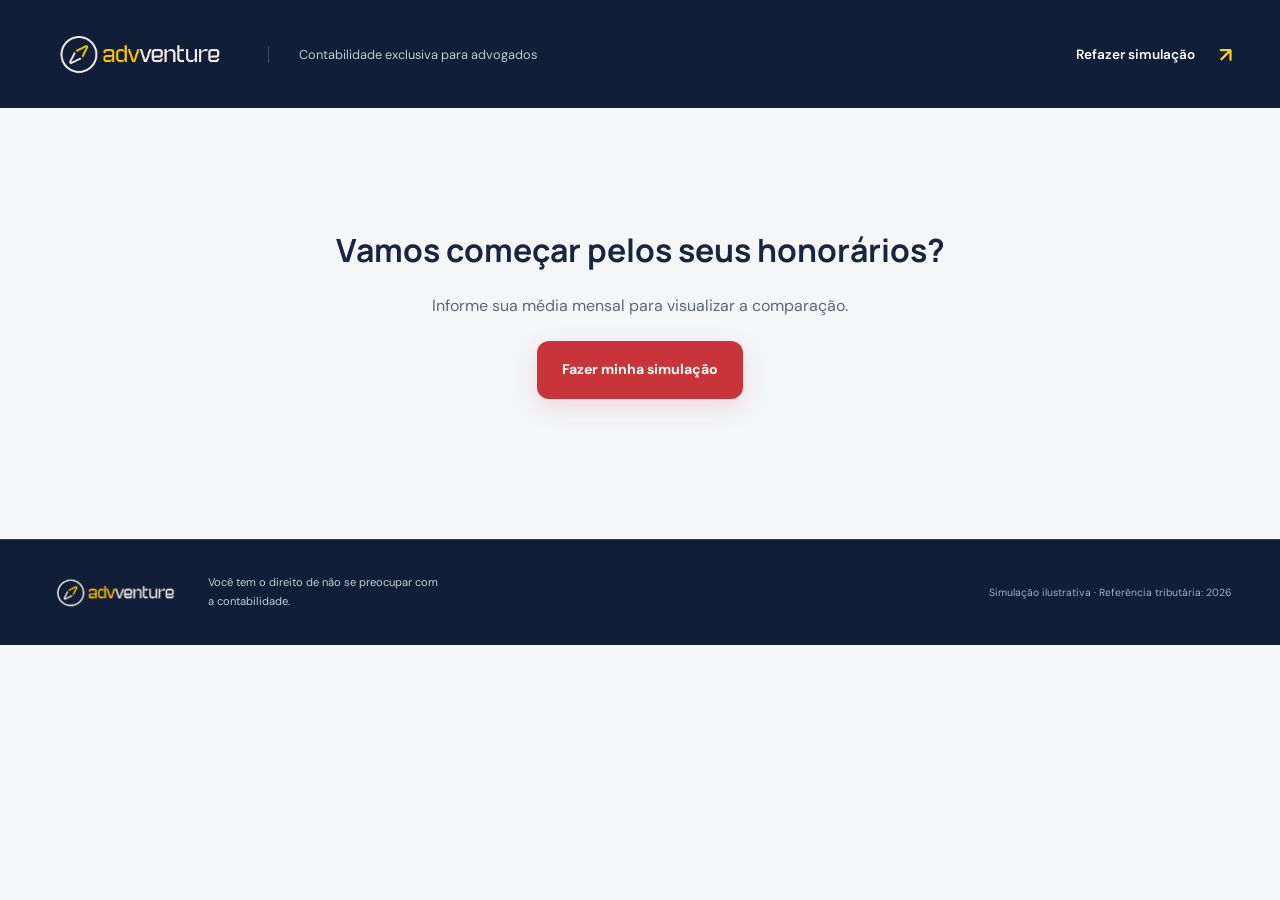
<file: resultado.html>
<!doctype html><html lang="pt-BR"><head><meta charset="UTF-8"><meta name="viewport" content="width=device-width,initial-scale=1"><meta name="robots" content="noindex,nofollow"><meta name="referrer" content="no-referrer"><title>Sua simulação · AdvVenture</title><link rel="icon" href="assets/favicon.svg" type="image/svg+xml"><link rel="stylesheet" href="style.css"></head><body class="result-page"><header class="site-header wrap"><a class="brand" href="index.html" aria-label="AdvVenture, início"><img src="assets/logo-escuro.png" alt="AdvVenture" width="2172" height="724"></a><span class="header-note">Contabilidade exclusiva para advogados</span><a class="header-link" href="index.html#simulador">Refazer simulação <span aria-hidden="true">↗</span></a></header><main class="wrap result-main"><div id="invalid-result" class="result-empty" hidden><h1>Vamos começar pelos seus honorários?</h1><p>Informe sua média mensal para visualizar a comparação.</p><a class="button button-red" href="index.html#simulador">Fazer minha simulação</a></div><div id="valid-result" hidden><div class="result-intro"><p class="eyebrow">SUA SIMULAÇÃO ESTÁ PRONTA</p><h1 id="result-title">Um novo olhar para os seus honorários.</h1><p id="result-description">Confira a diferença estimada entre o IRPF e o DAS no cenário informado. É o primeiro passo para avaliar a abertura do seu CNPJ.</p></div><section class="result-card" aria-label="Resultado da comparação"><p class="revenue-caption">Para uma média de <strong id="monthly-revenue"></strong> por mês em honorários.</p><div id="numeric-result"><div class="comparison"><div><span>IRPF estimado no CPF</span><strong id="pf-value"></strong><small>Com desconto simplificado mensal</small></div><div class="pj"><span>DAS estimado no CNPJ</span><strong id="pj-value"></strong><small id="effective-rate"></small></div></div><div class="savings"><div><span id="monthly-label">Diferença mensal estimada</span><strong id="monthly-difference"></strong></div><div><span id="annual-label">Projeção da diferença em 12 meses</span><strong id="annual-difference"></strong></div></div><p class="result-warning"><strong>Diferença entre tributos, antes dos demais custos.</strong><br>Não representa economia líquida total. Não inclui INSS, CPP, IR sobre pró-labore, contabilidade, abertura, taxas ou outros custos. Esses itens podem reduzir ou eliminar a vantagem indicada. A projeção anual repete o cenário mensal por doze meses e não equivale ao ajuste anual do IRPF.</p></div><p id="individual-analysis" class="result-warning" hidden>Seu faturamento exige uma análise que considere também as regras de altas rendas, outros rendimentos e eventuais distribuições de lucros. Não vamos apresentar um número parcial como se ele respondesse ao seu caso. A equipe contábil pode avaliar o cenário completo com você.</p><details class="method-details"><summary>Entenda os valores e as premissas da sua simulação</summary><div><p>Referência: ano-calendário de 2026. Consideramos apenas os honorários informados, sem outros rendimentos. Para o IRPF, usamos o desconto simplificado mensal de R$ 607,20, sem acumular deduções legais, e aplicamos a tabela progressiva e a redução mensal vigente. Deduções legais mais vantajosas podem diminuir o IRPF.</p><p>O DAS usa o Anexo IV, com receita de referência de 12 vezes o faturamento mensal informado, presumindo receita constante. Em um caso real, a receita acumulada e as regras de início de atividade precisam ser verificadas. Esta ferramenta não examina os requisitos individuais de enquadramento no Simples Nacional.</p><p>Referências: <a href="https://www.planalto.gov.br/ccivil_03/leis/lcp/lcp123.htm" target="_blank" rel="noopener">LC nº 123/2006, art. 18, §§ 1º, 1º-A e 5º-C, VII, e Anexo IV</a>; <a href="https://www.gov.br/receitafederal/pt-br/assuntos/meu-imposto-de-renda/tabelas/2026" target="_blank" rel="noopener">tabela mensal do IRPF de 2026</a> e Lei nº 15.270/2025.</p></div></details><p class="result-warning"><strong>Atenção: esta é uma estimativa automatizada.</strong><br>Não houve análise individual de um contador. Para confirmar a economia possível e a estrutura adequada ao seu caso, conte com a equipe contábil da AdvVenture.</p></section><section class="offer" aria-labelledby="offer-title"><div class="offer-photo"><img src="assets/gabriel.jpeg" alt="Gabriel Quintanilha, idealizador da AdvVenture" width="1066" height="1600"></div><div class="offer-body"><p class="eyebrow">SEU PRÓXIMO PASSO COMEÇA AQUI</p><h2 id="offer-title">Abra seu CNPJ com quem entende a advocacia.</h2><p>Você cuida dos seus clientes. A AdvVenture acompanha a abertura da sua sociedade, com organização e suporte especializado.</p><span class="discount">R$ 53 DE DESCONTO NA ABERTURA</span><div class="installment">No cartão, em até <strong>6x</strong> de<br><strong>R$ 91,16</strong></div><div class="total-price">De <s>R$ 600</s> por <strong>R$ 547</strong> no total.</div><p class="offer-terms">Condição exclusiva desta página de resultado. Parcelamento conforme exibido no checkout. Confira os valores finais das parcelas e as condições de pagamento antes de concluir.</p><a id="checkout-link" class="button button-red checkout-button" href="#checkout-status">CONTRATAR COM R$ 53 DE DESCONTO <span aria-hidden="true">↗</span></a><p id="checkout-status" class="checkout-message" role="status" hidden>O link de contratação ainda não está disponível nesta prévia. Nenhuma cobrança foi iniciada.</p><p class="offer-terms">Valor referente aos serviços de abertura. Não inclui taxas de registro e demais despesas externas aplicáveis. Contabilidade mensal contratada separadamente.</p></div></section><div class="consultant"><p>Prefere esclarecer alguma dúvida antes de decidir?</p><a href="https://wa.me/5511995148774" target="_blank" rel="noopener noreferrer">Conversar com um consultor</a></div></div><noscript><div class="result-empty"><p>Ative o JavaScript para visualizar a simulação automatizada.</p><a href="index.html">Voltar à página inicial</a></div></noscript></main><footer class="footer wrap"><a class="brand" href="index.html" aria-label="AdvVenture"><img src="assets/logo-escuro.png" alt="AdvVenture" width="2172" height="724"></a><p>Você tem o direito de não se preocupar com a contabilidade.</p><span>Simulação ilustrativa · Referência tributária: 2026</span></footer><script src="config.js"></script><script src="calculo.js"></script><script src="resultado.js"></script></body></html>
</file>
<file: style.css>
@import url('https://fonts.googleapis.com/css2?family=DM+Sans:wght@400;450;500;550;600;650;700&family=Manrope:wght@400;500;600;650;700;750;800&display=swap');
/* First-page conversion controls and compact mobile introduction. */
.landing-page .header-link,.landing-page .hero-button,.landing-page .simulation-submit{background:#d52d3a;color:#fff;font-weight:800;letter-spacing:.025em;box-shadow:0 6px 24px #d52d3a40;animation:cta-glow 2.8s ease-in-out 3}
.landing-page .header-link{padding:13px 18px;border-radius:10px;min-height:46px;font-size:.75rem}
.landing-page .header-link span{color:#fff}
.landing-page .header-link:hover,.landing-page .hero-button:hover,.landing-page .simulation-submit:hover{background:#b8202e}
.landing-page .expert-heading{padding-bottom:0;margin-bottom:18px}
.landing-page .expert-heading p{margin:0}
.landing-page .amount-options button{min-height:44px}
@keyframes cta-glow{0%,100%{box-shadow:0 6px 20px #d52d3a40}50%{box-shadow:0 6px 28px #f94c6280;transform:translateY(-2px)}}
@media(max-width:760px){
 .landing-page .site-header{height:70px;gap:10px}
 .landing-page .site-header .brand{width:130px}
 .landing-page .header-link{padding:11px 12px;font-size:.67rem;gap:7px}
 .landing-page .hero{display:flex;flex-direction:column;align-items:stretch;gap:0;padding-top:22px;padding-bottom:30px}
 .landing-page .hero-copy{display:contents}
 .landing-page .hero .eyebrow{order:0;font-size:.6rem;letter-spacing:.12em}
 .landing-page .hero h1{order:1;font-size:clamp(1.75rem,6.5vw,2.65rem);line-height:1.15;margin-top:12px}
 .landing-page .hero-sub{order:2;font-size:.9rem;line-height:1.5;margin-top:12px}
 .landing-page .expert{order:3;grid-template-columns:1fr 1fr;gap:16px;padding:0;margin-top:18px}
 .landing-page .expert-heading{margin:0;padding:4px 0 4px 12px}
 .landing-page .expert-heading strong{font-size:1rem}
 .landing-page .expert-heading p{font-size:.75rem;line-height:1.6}
 .landing-page .portrait-frame{height:180px;border-radius:48px 14px 14px 14px;box-shadow:6px 6px 0 #24314a}
 .landing-page .portrait-frame img{object-position:center 22%}
 .landing-page .hero-button{order:4;margin-top:22px;min-height:54px;padding:15px;font-size:.8rem}
 .landing-page .hero-small{order:5;margin-top:10px;font-size:.7rem;line-height:1.5}
}
@media(prefers-reduced-motion:reduce){.landing-page .header-link,.landing-page .hero-button,.landing-page .simulation-submit{animation:none!important}}
:root{--navy:#111e37;--navy-light:#1c2c48;--yellow:#ffcb2b;--paper:#f4f6f8;--red:#c9343b;--ink:#172640;--muted:#5d6878;--line:#dce1e8;--radius:24px;color-scheme:light;font-family:'DM Sans',Arial,sans-serif;font-size:16px}*{box-sizing:border-box}html{scroll-behavior:smooth;scroll-padding-top:30px}body{margin:0;background:var(--navy);color:white}button,input{font:inherit}button,a,input,summary{-webkit-tap-highlight-color:transparent}a{color:inherit}button,a,summary{touch-action:manipulation}button{cursor:pointer}a:focus-visible,button:focus-visible,summary:focus-visible{outline:3px solid #edaa25;outline-offset:5px}img{display:block;max-width:100%;object-fit:cover}h1,h2,h3,p{margin:0}h1,h2,h3{font-family:'Manrope',Arial,sans-serif}em{font-style:normal}button{border:0}.wrap{width:min(1200px,calc(100% - 96px));margin-inline:auto}.site-header{height:108px;display:flex;align-items:center;gap:36px;border-bottom:1px solid #ffffff20}.brand{display:block;flex-shrink:0;width:184px}.brand img{width:100%;height:auto}.header-note{font-size:.8rem;color:#bfc8d6;border-left:1px solid #ffffff30;padding-left:30px}.header-link{margin-left:auto;text-decoration:none;font-size:.85rem;font-weight:600;display:flex;gap:24px;align-items:center}.header-link span{font-size:1.3rem;color:var(--yellow)}.hero{display:grid;grid-template-columns:1.16fr 1fr;gap:85px;padding-top:64px;padding-bottom:92px;align-items:center}.eyebrow{font-size:.7rem;font-weight:700;letter-spacing:.17em;color:var(--yellow);display:flex;align-items:center;gap:12px;line-height:1.6}.eyebrow>span{height:6px;width:6px;background:var(--yellow);border-radius:50%}.hero h1{font-size:clamp(2.2rem,3.4vw,3.2rem);letter-spacing:-.05em;font-weight:650;line-height:1.15;margin-top:24px;max-width:610px}.hero h1 em{color:var(--yellow)}.hero-sub{font-size:1.04rem;line-height:1.75;color:#ced5e0;margin-top:25px;max-width:470px}.button{min-height:58px;display:inline-flex;align-items:center;justify-content:center;gap:28px;border-radius:12px;text-decoration:none;padding:18px 25px;font-weight:700;line-height:1.4;font-size:.88rem;transition:background .15s,transform .15s;cursor:pointer}.button:hover{transform:translateY(-2px)}.button-light{background:white;color:var(--navy)}.button-light:hover{background:#e8edf4}.button-red{background:var(--red);color:white;box-shadow:0 8px 25px #c9343b25}.button-red:hover{background:#ad2630}.button span{font-size:1.4rem;line-height:1}.hero-button{margin-top:30px}.hero-small{margin-top:14px;font-size:.75rem;color:#aebacb}.expert{position:relative;padding-top:6px}.expert-heading{padding:0 0 22px 14px;border-left:2px solid var(--yellow);margin-bottom:24px}.mini-label{font-size:.65rem;letter-spacing:.17em;font-weight:600;color:#aebacb}.expert-heading p{margin:12px 0 8px;font-size:.85rem;line-height:1.6;color:#d3dae5}.expert-heading strong{font-size:1.15rem;color:white;font-weight:650}.expert-heading>span:last-child{font-size:.78rem;line-height:1.55;color:#aebacb}.portrait-frame{height:470px;border-radius:110px 24px 24px 24px;overflow:hidden;position:relative;background:#a3aab3;box-shadow:18px 18px 0 #24314a}.portrait-frame img{width:100%;height:100%;object-position:center 29%;object-fit:cover}.simulation-section{background:var(--paper);color:var(--ink);padding:88px 0 96px}.simulation-grid{display:grid;grid-template-columns:.85fr 1.15fr;gap:80px;align-items:start}.dark-label{color:#5d6878;font-size:.65rem}.simulation-context h2{font-size:clamp(2.4rem,4vw,3.65rem);line-height:1.13;letter-spacing:-.055em;margin:20px 0 25px;font-weight:600}.simulation-context h2 em{color:#657387}.simulation-context>p:not(.eyebrow){color:var(--muted);font-size:.98rem;line-height:1.8;margin-bottom:15px;max-width:370px}.lawyer-photo{margin:26px 0 0}.lawyer-photo img{width:100%;height:210px;border-radius:18px;object-position:center 40%}.lawyer-photo figcaption{font-size:.7rem;color:#737d89;margin-top:7px}.calculator{background:white;border:1px solid #e5e8ed;border-radius:var(--radius);box-shadow:0 18px 55px #2034530c;padding:36px}.calculator-top{display:flex;align-items:center;gap:12px;color:#6a7484;font-size:.65rem;letter-spacing:.1em;font-weight:700;border-bottom:1px solid var(--line);padding-bottom:24px;margin-bottom:26px}.step-number{display:grid;place-items:center;width:30px;height:30px;background:#edf1f5;border-radius:50%;font-size:.7rem;color:var(--navy)}.calc-icon{margin-left:auto;color:var(--ink);font-size:1.65rem}.calculator h3{font-size:1.5rem;line-height:1.4;letter-spacing:-.035em;font-weight:750;max-width:380px}.field-help{font-size:.88rem;line-height:1.7;color:var(--muted);margin-top:12px}.money-input{display:flex;align-items:center;gap:12px;background:#f7f8fa;border:1px solid #ced6e1;border-radius:12px;padding:15px 18px;margin-top:24px}.money-input:focus-within{outline:3px solid #cfdfef;border-color:#5b789b}.money-input span{font-size:1.3rem;color:#7d8794}.money-input input{min-width:0;width:100%;border:0;outline:0;background:transparent;font-family:Manrope,Arial,sans-serif;font-size:2.2rem;font-weight:600;color:var(--navy);appearance:textfield}.money-input input::-webkit-inner-spin-button{appearance:none}.amount-options{display:flex;gap:8px;margin-top:12px;flex-wrap:wrap}.amount-options button{flex:1;min-width:72px;background:white;border:1px solid var(--line);padding:10px 7px;border-radius:8px;font-size:.78rem;color:var(--muted)}.amount-options button.selected{background:#eaf0f6;border-color:#8c9db3;color:var(--navy);font-weight:700}.scope-note{display:flex;align-items:start;gap:12px;margin:25px 0}.scope-note>span{display:grid;place-items:center;border:1px solid #9aa8bb;border-radius:50%;font-family:Georgia,serif;width:18px;height:18px;flex-shrink:0;font-size:.8rem;margin-top:2px}.scope-note p{font-size:.8rem;color:var(--muted);line-height:1.7}.scope-note strong{color:#35465d;font-weight:600}.simulation-submit{width:100%;font-size:.82rem;min-height:68px;gap:12px;padding-inline:16px}.form-reassurance{text-align:center;font-size:.75rem;color:#687686;margin-top:14px}.disclaimer{font-size:.75rem;line-height:1.75;color:#687382;margin-top:26px}.method-details{border-top:1px solid var(--line);margin-top:20px;padding-top:17px;font-size:.75rem;color:#596779;line-height:1.7}.method-details summary{cursor:pointer;font-weight:600}.method-details div{padding-top:12px}.method-details p+p{margin-top:10px}.error-message{font-size:.8rem;color:#b72c32;line-height:1.5;margin-top:10px}.faq-section{display:grid;grid-template-columns:.85fr 1.15fr;gap:80px;padding-block:90px}.faq-heading{position:sticky;top:40px;align-self:start}.faq-heading h2{font-size:2.7rem;line-height:1.2;font-weight:600;letter-spacing:-.05em;margin-top:22px}.faq-heading>p:last-child{font-size:.95rem;line-height:1.8;color:#b6c1d2;max-width:300px;margin-top:20px}.faq-list details{border-bottom:1px solid #ffffff20}.faq-list details:first-child{border-top:1px solid #ffffff20}.faq-list summary{list-style:none;padding:23px 35px 23px 0;position:relative;cursor:pointer;font-size:.95rem;line-height:1.5;font-weight:500}.faq-list summary::-webkit-details-marker{display:none}.faq-list summary:after{content:'+';font-weight:400;color:var(--yellow);position:absolute;right:2px;top:21px;font-size:1.3rem}.faq-list details[open] summary:after{content:'−'}.faq-list details p{font-size:.9rem;color:#bdc7d5;line-height:1.85;padding:0 30px 23px 0}.footer{border-top:1px solid #ffffff20;display:flex;gap:25px;align-items:center;padding-block:30px}.footer .brand{width:135px}.footer p{font-size:.7rem;line-height:1.7;color:#c2cada;max-width:230px}.footer>span{margin-left:auto;font-size:.65rem;color:#a1aec1}.sr-only{position:absolute;width:1px;height:1px;overflow:hidden;clip:rect(0,0,0,0);white-space:nowrap}body.result-page{background:var(--paper);color:var(--ink)}.result-page .site-header{background:var(--navy);color:white;width:100%;padding-inline:max(48px,calc((100vw - 1200px)/2));border:0}.result-main{padding-block:60px 80px;max-width:1040px}.result-intro{text-align:center;max-width:750px;margin:auto}.result-intro .eyebrow{justify-content:center;color:#56705b;letter-spacing:.12em}.result-intro h1{font-size:clamp(2rem,4vw,3rem);line-height:1.2;letter-spacing:-.045em;margin-top:18px;font-weight:650}.result-intro>p:last-child{color:var(--muted);line-height:1.8;margin-top:18px}.result-card{margin-top:35px;background:white;border-radius:24px;border:1px solid var(--line);padding:35px}.revenue-caption{color:var(--muted);font-size:.95rem}.comparison{display:grid;grid-template-columns:1fr 1fr;gap:20px;margin-top:24px}.comparison>div{border:1px solid var(--line);border-radius:14px;padding:24px}.comparison span{color:var(--muted);font-size:.85rem}.comparison strong{display:block;font-family:Manrope,Arial,sans-serif;font-size:2rem;margin-top:10px;letter-spacing:-.04em}.comparison small{font-size:.75rem;color:var(--muted)}.comparison .pj{background:#edf3f2;border-color:#d9e4e0}.savings{background:var(--navy);border-radius:14px;color:white;display:grid;grid-template-columns:1fr 1fr;gap:25px;padding:28px;margin-top:20px}.savings span{display:block;font-size:.8rem;color:#ced6e4;line-height:1.6}.savings strong{display:block;font:600 2.2rem Manrope,Arial,sans-serif;letter-spacing:-.04em;margin-top:8px;color:var(--yellow)}.result-warning{font-size:.83rem;line-height:1.8;color:var(--muted);margin-top:22px}.result-warning strong{color:var(--ink)}.offer{margin-top:45px;background:var(--navy);border-radius:24px;color:white;display:grid;grid-template-columns:.75fr 1.25fr;overflow:hidden}.offer-photo{position:relative}.offer-photo img{height:100%;min-height:570px;width:100%;object-position:47% 30%}.offer-body{padding:40px}.offer h2{font-size:2rem;letter-spacing:-.04em;line-height:1.25;margin:15px 0}.offer-body>p{color:#c6d1df;line-height:1.7;font-size:.9rem}.discount{display:inline-block;border:1px solid #ffcb2b70;color:var(--yellow);padding:9px 13px;border-radius:7px;font-weight:700;font-size:.8rem;margin-top:24px}.installment{font-size:.95rem;margin-top:23px;color:#d3dce9}.installment strong{font:650 2.65rem Manrope,Arial,sans-serif;letter-spacing:-.05em;color:white}.total-price{margin-top:8px;font-size:.9rem;color:#c6d1df}.total-price s{margin-right:8px;color:#a7b3c5}.total-price strong{color:white;font-size:1.15rem}.checkout-button{margin-top:25px;width:100%;font-size:.8rem;gap:8px}.offer .offer-terms{font-size:.72rem;line-height:1.75;margin-top:15px;color:#b8c5d7}.checkout-message{padding:12px;border:1px solid #ffcb2b70;border-radius:8px;margin-top:12px;font-size:.85rem;line-height:1.6}.consultant{text-align:center;margin-top:30px;font-size:.85rem;color:var(--muted)}.consultant a{display:inline-block;margin-top:8px;color:var(--ink);font-weight:600;text-underline-offset:4px}.result-page .footer{color:white;background:var(--navy);width:100%;padding-inline:max(48px,calc((100vw - 1200px)/2))}.result-empty{text-align:center;padding:60px 20px}.result-empty p{margin:20px auto;color:var(--muted);max-width:600px;line-height:1.8}[hidden]{display:none!important}@media(min-width:1500px){.hero h1{font-size:3.3rem}}@media(max-width:1050px){.wrap{width:calc(100% - 56px)}.hero{gap:45px}.hero h1{font-size:2.7rem}.header-note{display:none}.simulation-grid,.faq-section{gap:38px}.calculator{padding:27px}.portrait-frame{height:455px}.simulation-submit{font-size:.75rem}.offer-body{padding:30px}}@media(max-width:760px){.wrap{width:calc(100% - 40px)}.site-header{height:80px;gap:15px}.brand{width:145px}.header-link{font-size:.72rem;gap:9px}.hero{grid-template-columns:1fr;padding-top:38px;padding-bottom:58px;gap:35px}.hero h1{font-size:clamp(2.1rem,7.8vw,3rem);max-width:600px;letter-spacing:-.045em}.hero-sub{font-size:.98rem;line-height:1.7;max-width:100%}.hero-button{width:100%}.hero-small{text-align:center}.expert{display:grid;grid-template-columns:.9fr 1.1fr;gap:18px;align-items:center;padding-right:8px}.expert-heading{padding:8px 0 8px 12px;margin:0}.expert-heading strong{font-size:1rem}.expert-heading p{font-size:.75rem}.expert-heading>span:last-child{font-size:.7rem}.mini-label{font-size:.55rem}.portrait-frame{height:260px;border-radius:55px 16px 16px 16px;box-shadow:8px 8px 0 #24314a}.simulation-section{padding:48px 0}.simulation-grid{grid-template-columns:1fr;gap:30px}.simulation-context h2{font-size:2.6rem;margin-block:15px}.simulation-context h2 br{display:none}.simulation-context>p:not(.eyebrow){max-width:none;font-size:.93rem}.lawyer-photo{display:none}.calculator{padding:26px 22px}.calculator h3{font-size:1.4rem}.simulation-submit{font-size:.77rem}.faq-section{grid-template-columns:1fr;gap:25px;padding-block:50px}.faq-heading{position:static}.faq-heading h2{font-size:2.4rem}.faq-heading h2 br{display:none}.faq-heading>p:last-child{max-width:none}.faq-list summary{font-size:.91rem}.footer{flex-wrap:wrap;padding-block:25px;gap:18px}.footer>span{margin-left:0;width:100%;font-size:.7rem}.footer p{max-width:185px}.result-page .site-header,.result-page .footer{padding-inline:20px}.result-main{padding-block:38px}.result-card{padding:22px 18px}.comparison{gap:10px}.comparison>div{padding:15px 12px}.comparison strong{font-size:1.4rem}.comparison span{font-size:.75rem}.savings{padding:22px 16px;gap:18px}.savings strong{font-size:1.5rem}.savings span{font-size:.7rem}.offer{grid-template-columns:1fr}.offer-photo{height:220px}.offer-photo img{min-height:0;height:220px;object-position:center 25%}.offer-body{padding:28px 24px}.offer h2{font-size:1.8rem}.result-intro h1{font-size:2.1rem}.result-intro>p:last-child{font-size:.92rem}}@media(prefers-reduced-motion:reduce){html{scroll-behavior:auto}*,*:before,*:after{transition:none!important}}
</file>
<file: black-friday-2026/style.css>
@charset "UTF-8";
:root{--bg:#02040b;--navy:#071322;--light:#0b1a2e;--gold:#c9a227;--gold-light:#f2cb59;--white:#f6f6f2;--muted:#a6afbd;--line:#ffffff20}*{box-sizing:border-box}html{scroll-behavior:smooth;scroll-padding-top:65px}body{margin:0;background:var(--bg);color:var(--white);font-family:Arial,Helvetica,sans-serif;line-height:1.65;font-size:16px}button,a{-webkit-tap-highlight-color:transparent}button{font:inherit;cursor:pointer}img{max-width:100%;display:block}button:focus-visible,a:focus-visible,summary:focus-visible{outline:3px solid var(--gold-light);outline-offset:5px}a{color:inherit}.wrap{max-width:1180px;width:calc(100% - 96px);margin:auto}h1,h2,h3,p{margin-top:0}h1,h2,h3{line-height:1.08;font-weight:400;letter-spacing:.01em}h1,h2,.offer-price,.difference strong,.simulation strong{font-family:Impact,'Arial Narrow',Arial,sans-serif;text-transform:uppercase}h1{font-size:clamp(42px,4.2vw,62px);margin-bottom:15px;max-width:680px}h1 em,h2 em,.statement em{color:var(--gold-light);font-style:normal}h2{font-size:clamp(32px,3.6vw,48px);max-width:850px;margin-bottom:34px}h3{font-size:24px;font-weight:700}p{color:#c1c8d3;margin-bottom:22px}.eyebrow{font-size:10px;font-weight:700;letter-spacing:2px;text-transform:uppercase;color:var(--gold-light);margin-bottom:24px}.eyebrow>span{color:var(--muted);margin-right:15px}.topbar{position:fixed;top:0;left:0;right:0;z-index:10;height:36px;background:var(--gold);color:#04101e;border-bottom:1px solid #e8c85a}.marquee{overflow:hidden;height:36px;display:flex;align-items:center;font-size:10px;font-weight:800;letter-spacing:1px}.marquee>div{white-space:nowrap;animation:marquee 60s linear infinite}.marquee b{padding:0 24px;font-size:8px}@keyframes marquee{to{transform:translateX(-50%)}}.hero{position:relative;overflow:hidden;padding-top:36px;border-bottom:1px solid var(--line);background:radial-gradient(ellipse at 79% 50%,#0c2345 0,transparent 45%),var(--bg)}.hero-inner{position:relative;min-height:700px;padding-top:22px;padding-bottom:52px}.hero-copy{position:relative;z-index:2;width:58%;max-width:660px}.campaign-logo{width:242px;height:auto;margin:0 0 15px;mix-blend-mode:screen}.hero-eyebrow{font-size:9px;letter-spacing:1.1px;margin-bottom:14px}.hero-eyebrow>span{color:inherit;margin-right:0}.hero-sub{font-size:14px;line-height:1.55;max-width:600px;margin-bottom:14px}.hero-price{display:flex;align-items:center;gap:18px;margin:8px 0 16px}.hero-price>span{font-size:11px;line-height:1.5;color:var(--muted)}.hero-price strong{color:var(--gold-light);font-size:40px;line-height:1;font-weight:800;letter-spacing:-2px}.hero-price s{display:block;color:#c4c7ce;font-size:16px}.hero-actions{max-width:465px;display:grid;gap:9px}.cta{border:1px solid var(--gold);background:var(--gold);color:#04101c;padding:17px 22px;min-height:54px;font-size:12px;text-transform:uppercase;font-weight:800;letter-spacing:.35px;display:inline-flex;justify-content:center;align-items:center;gap:20px;text-align:center;text-decoration:none;transition:background .2s,border-color .2s,transform .2s}.cta span{font-size:19px;line-height:1}.cta:hover{background:var(--gold-light);border-color:var(--gold-light);transform:translateY(-2px)}.cta.outline{background:transparent;color:var(--gold-light);border-color:#c9a27080}.cta.outline:hover{background:#c9a22714}.hero-actions .outline{min-height:42px;padding:10px 20px;font-size:10px}.hero-proof{font-size:9px;line-height:1.8;letter-spacing:.2px;color:#8995a6;max-width:450px;margin:13px 0 0}.hero-art{position:absolute;right:-60px;top:10px;bottom:0;width:51%;pointer-events:none}.hero-art>img{position:absolute;bottom:0;right:0;width:100%;height:100%;object-fit:contain;object-position:bottom;mask-image:linear-gradient(to right,transparent 0%,#000 15%,#000 95%,transparent),linear-gradient(to bottom,#000 88%,transparent 100%);mask-composite:intersect}.halo{position:absolute;inset:10% 0 8%;background:radial-gradient(ellipse,#103664 0%,transparent 68%);filter:blur(30px)}.discount{position:absolute;right:24px;top:110px;border:1px solid var(--gold);border-radius:50%;height:112px;width:112px;background:var(--gold);color:#06101e;display:flex;flex-direction:column;align-items:center;justify-content:center;transform:rotate(9deg);box-shadow:0 0 0 7px #c9a2270d}.discount strong{font-size:38px;line-height:1}.discount span{font-size:8px;font-weight:800;letter-spacing:.7px;margin-top:7px}.expert-label{position:absolute;bottom:42px;right:30px;text-align:right;border-right:2px solid var(--gold);padding-right:14px}.expert-label strong,.expert-label span{display:block;font-size:12px}.expert-label span{font-size:9px;color:#aab6c6}.timeline{position:absolute;right:5px;bottom:19px;z-index:3;display:flex;align-items:center;gap:10px;font-size:8px;letter-spacing:1px}.timeline>span{color:#7f8b9d}.timeline .active{color:white;position:relative}.timeline .active:before{content:'';width:4px;height:4px;border-radius:50%;background:var(--gold);position:absolute;left:-8px;top:5px}.timeline i{height:1px;background:#ffffff30;width:20px}.timeline strong{color:var(--gold-light)}.section{padding:100px 0;border-bottom:1px solid var(--line)}.tonal{background:var(--navy)}.editorial{display:grid;grid-template-columns:1fr 1fr;gap:80px;align-items:start}.editorial h2{font-size:42px}.editorial>div>p:last-child{margin-bottom:0}.table-scroll{overflow-x:auto;border-top:1px solid var(--gold);margin:35px 0 25px}table{border-collapse:collapse;width:100%;min-width:620px;text-align:left;font-size:13px}th,td{padding:22px 18px;border-bottom:1px solid var(--line);vertical-align:top}thead th{font-size:12px;font-weight:700;color:var(--white);background:#ffffff03}thead th:last-child{color:var(--gold-light);background:#c9a2270b}tbody th{font-size:12px;font-weight:400;color:var(--muted);width:22%}td:last-child{color:var(--gold-light);background:#c9a22707}.note{font-size:11px;line-height:1.8;color:#8995a7;max-width:970px}.simulation{display:grid;grid-template-columns:1fr 1fr;margin:45px 0 0}.simulation>div{padding:30px 0;border-top:1px solid var(--line);border-bottom:1px solid var(--line)}.simulation>div:last-child{padding-left:50px;border-left:1px solid var(--line)}.simulation .eyebrow{display:block;margin-bottom:10px}.simulation p{font-size:12px;margin-bottom:24px}.simulation strong{display:block;font-size:64px;line-height:1.1;margin-bottom:12px}.simulation strong span{font-size:26px}.simulation>div>span:last-child{font-size:11px;color:var(--muted)}.cpf strong,.cpf .eyebrow{color:#88919f}.cnpj strong{color:var(--gold-light)}.difference{display:flex;align-items:center;gap:30px;margin:30px 0}.difference>span{font-size:9px;letter-spacing:1.5px;color:var(--muted);max-width:90px}.difference strong{font-size:45px;color:var(--gold-light);white-space:nowrap}.difference strong span{font-family:Arial;font-size:14px;text-transform:none;font-weight:400;letter-spacing:0}.difference p{font-size:13px;margin:0;border-left:1px solid var(--line);padding-left:30px}.paths{display:grid;grid-template-columns:1fr 1fr;gap:70px}.paths article{display:flex;flex-direction:column;align-items:start}.paths article+article{border-left:1px solid var(--line);padding-left:70px}.path-no{font-size:9px;letter-spacing:2px;color:var(--gold-light);margin-bottom:20px}.paths h2{font-size:38px;margin-bottom:25px}.paths p{font-size:14px}.paths .cta{margin-top:auto}.features{padding:0;list-style:none;margin:0 0 30px}.features li{position:relative;padding:16px 0 16px 23px;border-bottom:1px solid var(--line);font-size:14px;color:#c1c8d3}.features li:before{content:'';height:2px;width:9px;background:var(--gold);position:absolute;top:28px;left:0}.statement{font-family:Impact,'Arial Narrow',sans-serif;text-transform:uppercase;font-size:35px;line-height:1.2;margin:55px 0 0;max-width:850px;color:var(--white);border-top:1px solid var(--line);padding-top:40px}.process-grid{display:grid;grid-template-columns:1fr 1fr;gap:80px;margin-top:45px}.steps{list-style:none;counter-reset:steps;padding:0}.steps li{counter-increment:steps;padding:20px 0 20px 46px;position:relative;border-bottom:1px solid var(--line);font-size:14px;color:#c1c8d3}.steps li:before{content:'0' counter(steps);position:absolute;left:0;top:20px;font-size:13px;font-weight:bold;color:var(--gold)}.process-grid+.note{margin:30px 0 0}.authority{display:grid;grid-template-columns:.8fr 1fr;gap:90px;align-items:center}.authority-photo{position:relative;max-height:510px;overflow:hidden}.authority-photo img{height:510px;width:100%;object-fit:cover;object-position:50% 20%;filter:saturate(.75)}.authority-photo:after{content:'';position:absolute;inset:55% 0 0;background:linear-gradient(transparent,#02040bf5)}.authority-photo>span{position:absolute;z-index:1;bottom:25px;left:28px;font-size:15px;line-height:1.8;font-weight:bold}.authority-photo small{font-size:10px;color:#c2c8d1;font-weight:400}.authority h2{font-size:45px}.authority p{font-size:15px}.cases{display:grid;grid-template-columns:repeat(3,1fr);gap:35px;margin-top:45px}.cases article{border-top:1px solid var(--gold);padding-top:20px}.case-index{color:var(--gold);font-size:12px;letter-spacing:2px}.cases p{font-size:14px;margin-top:20px}.offers{display:grid;grid-template-columns:1fr 1fr;gap:25px;margin-top:45px;align-items:stretch}.offer{border:1px solid var(--line);padding:35px;display:flex;flex-direction:column;background:#07101d}.offer.primary{border-color:var(--gold);background:linear-gradient(150deg,#17202a,#07101d 70%)}.offer-tag{display:block;letter-spacing:1.1px;font-size:10px;color:var(--gold-light);margin-bottom:30px}.old-price{font-size:12px;margin-bottom:0;color:var(--muted)}.offer-price{display:flex;align-items:baseline;gap:8px;font-size:26px;color:var(--gold-light);line-height:1.2}.offer-price strong{font-size:100px;font-weight:400}.offer-price.small strong{font-size:84px}.offer-price span{font-family:Arial;font-size:14px;text-transform:none;color:var(--muted)}.installments{font-size:12px;min-height:42px;margin:5px 0 20px}.offer .features{margin-bottom:30px}.offer .features li{font-size:12px;padding-top:13px;padding-bottom:13px}.offer .features li:before{top:23px}.offer .cta{margin-top:auto;width:100%}.offer-note{text-align:center;font-size:11px;margin:20px 0 0;color:var(--muted)}.guarantees{display:grid;grid-template-columns:1fr 1fr;gap:55px}.guarantees>div{border-top:1px solid var(--gold);padding-top:25px}.guarantees p{font-size:14px;margin-bottom:0}.faq-grid{display:grid;grid-template-columns:.65fr 1fr;gap:90px}.faq-grid h2{font-size:45px}.faq-grid>div>p{font-size:14px}.accordion details{border-top:1px solid var(--line)}.accordion details:last-child{border-bottom:1px solid var(--line)}summary{list-style:none;cursor:pointer;position:relative;padding:21px 30px 21px 0;font-size:14px;line-height:1.5;font-weight:bold}summary::-webkit-details-marker{display:none}summary:after{content:'+';position:absolute;right:0;top:17px;color:var(--gold);font-size:22px;font-weight:400}details[open] summary:after{content:'−'}.accordion details p{font-size:13px;padding-right:20px;margin:0 0 22px;line-height:1.8}.closing{text-align:center;max-width:850px;margin:auto}.closing h2{font-size:64px;margin:0 auto 25px}.closing>p{max-width:670px;margin:0 auto 30px;font-size:15px}.closing-actions{display:flex;gap:12px;justify-content:center}.closing-actions .cta{font-size:10px;padding:17px}.section:last-child{background:radial-gradient(ellipse at 50% 110%,#102647,transparent 70%);padding-bottom:110px}footer{padding:35px 0 70px}.footer-inner{display:flex;align-items:center;gap:30px}.footer-inner img{width:180px;height:auto}.footer-inner p{font-size:11px;margin:0}.footer-inner p span{font-size:9px;color:var(--muted)}.footer-inner>div{margin-left:auto;display:flex;gap:20px}.footer-inner button{border:0;padding:0;background:none;font-size:10px;color:var(--muted);text-decoration:underline}.review-mode{position:fixed;bottom:0;left:0;right:0;text-align:center;font-size:8px;letter-spacing:1px;color:#9da7b7;background:#07101df5;border-top:1px solid var(--line);padding:7px 10px;z-index:9}.review-mode span{padding:0 10px;color:var(--gold)}dialog{background:#0b1728;color:var(--white);border:1px solid var(--gold);padding:45px;max-width:500px;width:calc(100% - 32px)}dialog::backdrop{background:#000b;backdrop-filter:blur(6px)}dialog h2{font-size:38px;margin-bottom:20px}dialog p{font-size:14px}.dialog-close{position:absolute;top:8px;right:14px;background:none;color:white;border:0;font-size:26px}.dialog-dismiss{margin-top:5px;width:100%}.skip{position:absolute;top:-100px;left:20px;z-index:30;background:white;color:black;padding:10px}.skip:focus{top:45px}
@media(min-width:1450px){.hero-inner{min-height:760px;padding-top:35px}.hero-copy{width:57%}h1{font-size:63px}.hero-sub{font-size:15px}.campaign-logo{width:270px;margin-bottom:22px}}
@media(max-width:1000px){.wrap{width:calc(100% - 50px)}h1{font-size:43px}.hero-copy{width:62%}.hero-art{right:-60px;width:52%;opacity:.9}.hero-sub{font-size:13px}.hero-inner{min-height:690px}.hero-price strong{font-size:36px}.hero-actions{max-width:380px}.discount{right:30px;top:105px;height:85px;width:85px}.discount strong{font-size:30px}.discount span{font-size:6px}.editorial,.authority,.faq-grid{gap:40px}.editorial h2,.authority h2,.faq-grid h2{font-size:37px}.section{padding:75px 0}.simulation strong{font-size:51px}.paths{gap:35px}.paths article+article{padding-left:35px}.process-grid{gap:45px}.offer{padding:25px}.offer .cta{font-size:10px}.cases{gap:20px}.closing h2{font-size:52px}}
@media(max-width:650px){body{font-size:14px}.wrap{width:calc(100% - 36px)}.topbar,.marquee{height:28px}.marquee{font-size:8px}.marquee b{padding:0 15px}.hero{padding-top:28px}.hero-inner{display:flex;flex-direction:column;min-height:0;padding-top:0;padding-bottom:44px}.hero-art{position:relative;order:0;top:auto;right:auto;width:100%;height:142px;opacity:1;overflow:hidden;margin-bottom:4px}.hero-art>img{width:230px;height:345px;right:calc(50% - 115px);top:-4px;bottom:auto;object-fit:contain;mask-image:linear-gradient(to bottom,#000 65%,transparent 100%)}.hero-art .halo{inset:-90px -40px -40px}.discount{right:calc(50% - 139px);top:39px;height:67px;width:67px}.discount strong{font-size:24px}.discount span{font-size:5px;letter-spacing:.1px;margin-top:3px}.expert-label{display:none}.hero-copy{width:100%;max-width:none;order:1}.campaign-logo{width:155px;position:absolute;top:-117px;left:0;height:auto}.hero-eyebrow{font-size:7px;letter-spacing:.9px;margin-bottom:9px}.mobile-hide{display:none}h1{font-size:33px;line-height:1.02;letter-spacing:.1px;margin-bottom:10px;max-width:450px}.hero-sub{font-size:11px;line-height:1.5;margin-bottom:10px}.hero-price{gap:14px;margin:8px 0 12px}.hero-price strong{font-size:32px}.hero-price>span{font-size:9px}.hero-price s{font-size:12px}.hero-actions{max-width:none;gap:7px}.cta{min-height:48px;font-size:10px;padding:13px 12px;gap:12px}.hero-actions .outline{min-height:35px;font-size:8px;padding:8px}.hero-proof{font-size:7px;line-height:1.7;margin-top:9px;max-width:none}.timeline{bottom:15px;right:0;font-size:7px;gap:8px}.timeline i{width:20px}.section{padding:55px 0}.eyebrow{font-size:8px;letter-spacing:1.5px;margin-bottom:22px}.eyebrow>span{margin-right:8px}h2,.editorial h2,.authority h2,.faq-grid h2{font-size:33px;margin-bottom:25px}p{font-size:13px;margin-bottom:18px}.editorial,.paths,.process-grid,.authority,.faq-grid,.guarantees{grid-template-columns:1fr;gap:25px}.editorial>div>h2{margin-bottom:0}table{font-size:11px;min-width:570px}th,td{padding:17px 12px}.table-scroll{margin-top:25px}.note{font-size:9px;line-height:1.8}.simulation{grid-template-columns:1fr;margin-top:25px}.simulation>div{padding:24px 0}.simulation>div:last-child{border-left:none;padding-left:0;border-top:none}.simulation strong{font-size:50px}.simulation p{margin-bottom:12px}.difference{align-items:start;gap:10px;flex-direction:column;margin:25px 0}.difference>span{max-width:none}.difference strong{font-size:37px}.difference p{padding:0;border:0}.paths{gap:40px}.paths article+article{padding:35px 0 0;border-left:none;border-top:1px solid var(--line)}.paths h2{font-size:32px;margin-bottom:20px}.paths p{font-size:13px}.path-no{font-size:8px}.features li{font-size:13px}.statement{font-size:27px;margin-top:30px;padding-top:30px}.process-grid{margin-top:25px;gap:30px}h3{font-size:20px}.steps li{font-size:12px}.authority{gap:30px}.authority-photo{max-width:100%;height:340px}.authority-photo img{height:450px;object-position:50% 15%}.cases{grid-template-columns:1fr;gap:20px;margin-top:25px}.cases article{display:flex;gap:20px;padding-top:18px}.cases p{font-size:13px;margin-top:0}.case-index{padding-top:2px}.offers{grid-template-columns:1fr;margin-top:25px;gap:20px}.offer{padding:28px 23px}.offer-price strong{font-size:88px}.offer-price.small strong{font-size:72px}.offer .cta{font-size:10px}.guarantees{gap:25px}.guarantees p{font-size:12px}.accordion summary{font-size:12px;padding-top:19px;padding-bottom:19px}.accordion details p{font-size:12px}.closing h2{font-size:40px}.closing>p{font-size:13px}.closing-actions{flex-direction:column;gap:10px}.section:last-child{padding-bottom:65px}.footer-inner{flex-direction:column;align-items:start;gap:20px}.footer-inner img{width:170px}.footer-inner>div{margin-left:0}.review-mode{font-size:6px;letter-spacing:.4px;padding:6px}.review-mode span{padding:0 5px}dialog{padding:35px 25px}.faq-grid{gap:10px}}
@media(max-width:375px){.hero-art{height:117px}.campaign-logo{top:-102px;width:130px}.hero-art>img{width:210px;height:315px;right:calc(50% - 105px)}h1{font-size:29px}.hero-sub{font-size:10px}.hero-eyebrow{font-size:6px}.hero-price{margin-bottom:9px}.hero-price strong{font-size:28px}.discount{right:0;top:30px}.hero-actions .cta{min-height:44px;font-size:9px}.hero-actions .outline{min-height:32px;font-size:8px}}
@media(prefers-reduced-motion:reduce){html{scroll-behavior:auto}.marquee>div{animation:none}.cta{transition:none}}
.section-action{margin-top:35px}@media(max-width:650px){.campaign-logo{width:130px}.hero-art>img{right:-10px}.discount{right:0;top:80px;height:60px;width:60px}.discount strong{font-size:23px}.hero-art{margin-bottom:7px}}
</file>
<file: black-friday-2026/final.css>
@font-face{font-family:Anton;src:url('assets/fonts/anton.ttf') format('truetype');font-display:swap;font-weight:400}@font-face{font-family:Manrope;src:url('assets/fonts/manrope.ttf') format('truetype');font-display:swap;font-weight:200 800}
:root{--bg:#080808;--navy:#101010;--light:#1a1813;--gold:#d6a53d;--gold-light:#f3cf75;--white:#f5f3ed;--muted:#aaa69d;--line:#e4cc9824}body{font-family:Manrope,Arial,sans-serif;background:var(--bg)}h1,h2,.offer-price,.difference strong,.simulation strong,.statement{font-family:Anton,Impact,sans-serif;letter-spacing:.015em}.topbar{background:#d4aa4d;color:#12100c}.hero{background:radial-gradient(ellipse at 78% 45%,#6a4d1e55,transparent 48%),#080808}.hero-inner{min-height:780px;padding-top:25px;padding-bottom:28px}.hero-copy{width:57%;max-width:655px}.campaign-logo{width:225px;height:75px;object-fit:contain;object-position:left;margin-bottom:16px;mix-blend-mode:lighten}.hero-eyebrow{margin-bottom:15px;font-size:9px}h1{font-size:48px;line-height:1.12;margin-bottom:17px}.hero-sub{font-size:14px;line-height:1.65;max-width:560px;color:#cfcbc1;margin-bottom:12px}.hero-sub strong{color:var(--gold-light)}.hero-art{width:53%;right:-65px;top:0;bottom:0}.hero-art>.gabriel-hero{height:100%;width:100%;object-fit:contain;object-position:center bottom;mask-image:linear-gradient(to right,transparent,#000 12%,#000 95%,transparent),linear-gradient(to bottom,#000 85%,transparent);mask-composite:intersect;mix-blend-mode:lighten}.halo{inset:15% -10% 0;background:radial-gradient(ellipse,#b0833540,transparent 65%);filter:blur(30px)}.stamp{width:160px;height:auto;flex-shrink:0;filter:drop-shadow(0 5px 15px #0005)}.hero-art>.stamp{position:absolute;width:184px;height:184px;right:3px;top:300px;object-fit:contain;mask-image:none;mix-blend-mode:normal}.expert-label{bottom:45px;right:30px;background:#0a0908aa;border-color:var(--gold);padding:8px 12px}.expert-label span{color:#d5d0c7}.installment-price{display:flex;align-items:center;gap:12px;margin-top:12px;line-height:1.2}.installment-price>span{font-size:11px;color:#ccc4b3;max-width:70px}.installment-price>strong{font-family:Anton,sans-serif;font-size:48px;font-weight:400;line-height:1.2;color:var(--gold-light);letter-spacing:-1px}.installment-price sup{font-family:Manrope,sans-serif;font-size:15px;vertical-align:super;margin-left:3px}.cash-price{font-size:11px;margin:6px 0 15px;color:#a9a296}.cash-price b{color:#e6dfd1;font-weight:600}.cash-price s{color:#918b81}.hero-actions{max-width:485px}.cta{font-family:Manrope,Arial,sans-serif;border-radius:5px;background:linear-gradient(120deg,#f2ce70,#c8912d);border:1px solid #e7be60;box-shadow:inset 0 1px 0 #ffebaa80,0 6px 24px #aa761718;min-height:56px;font-size:11px;letter-spacing:.3px}.cta:hover{background:linear-gradient(120deg,#ffe397,#deb44e);box-shadow:0 6px 28px #d3a33c28}.cta.outline{background:transparent;box-shadow:none}.payment-note{font-size:8px;line-height:1.7;color:#a49e92;margin:7px 0 0;max-width:495px}.migration-callout{position:relative;display:block;width:100%;max-width:485px;text-align:left;border:1px solid #d6a53d70;border-radius:5px;background:linear-gradient(110deg,#261e11,#14120e);color:var(--white);padding:12px 36px 12px 16px;margin-top:16px;transition:border-color .2s,background .2s}.migration-callout>span{display:block;font-size:8px;letter-spacing:1.6px;color:var(--gold-light);margin-bottom:4px}.migration-callout strong{font-size:12px;font-weight:700;line-height:1.4;display:block}.migration-callout>b{position:absolute;right:14px;top:22px;color:var(--gold-light)}.migration-callout:hover{border-color:var(--gold-light);background:#2b2112}.hero-proof{margin-top:12px;font-size:8px;color:#9f9a90;max-width:485px}.section{padding:92px 0}.editorial h2{font-size:39px}.editorial>div>p{font-size:14px;line-height:1.9}.calendar-visual{margin:45px 0 0;position:relative;overflow:hidden;border-radius:6px;border:1px solid var(--line)}.calendar-visual img{width:100%;height:340px;object-fit:cover;object-position:50% 57%}.calendar-visual:after{content:'';position:absolute;inset:40% 0 0;background:linear-gradient(transparent,#090806e8)}.calendar-visual figcaption{position:absolute;bottom:22px;left:25px;color:var(--gold-light);font-size:10px;letter-spacing:2px;z-index:1;max-width:80%;font-weight:700}.structure-guide{display:grid;grid-template-columns:1.2fr .8fr;gap:45px;align-items:center;margin:35px 0 40px;padding:28px;border:1px solid var(--line);background:#14120e}.structure-text>.eyebrow{font-size:8px;margin-bottom:15px}.structure-text h3{font-size:23px;line-height:1.4}.structure-text>p{font-size:12px}.model-tabs{display:flex;gap:8px;margin-bottom:18px}.model-tabs button{font-size:10px;border:1px solid #d6a53d60;border-radius:3px;padding:10px 12px;color:#c8bda7;background:none}.model-tabs button[aria-pressed=true]{background:var(--gold);color:#151108;font-weight:800;border-color:var(--gold)}.model-explanation{min-height:105px;border-left:2px solid var(--gold);padding-left:15px}.model-explanation strong{font-size:13px;color:var(--gold-light)}.model-explanation p{font-size:12px;margin:7px 0 0;line-height:1.8}.lawyer-crop{position:relative;overflow:hidden;aspect-ratio:1.3;width:100%;margin:0;background:#14120f}.lawyer-crop img{position:absolute;width:200%;height:100%;max-width:none;object-fit:cover;left:0;top:0}.lawyer-crop.after img{left:-100%}.lawyer-crop:after{content:'';position:absolute;inset:60% 0 0;background:linear-gradient(transparent,#080808cc)}.lawyer-crop figcaption{position:absolute;z-index:1;bottom:12px;left:15px;right:15px;font-size:7px;letter-spacing:1px;color:#ddd3bd;font-weight:700}.paths{gap:35px}.paths article,.paths article+article{border:1px solid var(--line);background:#10100e;padding:0 28px 28px;overflow:hidden}.paths .lawyer-crop{width:calc(100% + 56px);margin:0 -28px 25px;aspect-ratio:1.55}.paths h2{font-size:32px}.paths .path-no{font-size:8px}.paths p{font-size:13px;line-height:1.85}.offer-ribbon{display:flex;align-items:center;gap:25px;padding:20px 30px;margin-top:50px;border:1px solid #ae813c66;background:linear-gradient(100deg,#251d10,#11100d);border-radius:6px}.offer-ribbon .stamp{width:120px}.offer-ribbon>p{font-size:13px;margin:0;flex:1}.offer-ribbon>p strong{color:var(--gold-light)}.offer-ribbon .cta{font-size:9px;padding:15px}.process-grid h3{color:var(--gold-light)}.steps li{font-size:13px;line-height:1.9}.authority{grid-template-columns:.8fr 1.2fr;gap:65px;align-items:start}.authority-photo{height:600px;max-height:none;background:radial-gradient(ellipse at 50% 40%,#785a2540,transparent 65%);border-bottom:1px solid var(--gold)}.authority-photo img{height:100%;width:100%;object-fit:contain;object-position:center bottom;filter:none;mix-blend-mode:lighten}.authority-photo:after{inset:75% 0 0}.authority h2{font-size:39px;line-height:1.15}.authority p{font-size:13px;line-height:1.85}.authority-photo>span{font-size:12px;left:20px}.best-callout{display:flex;align-items:center;gap:18px;border-top:1px solid var(--line);border-bottom:1px solid var(--line);padding:20px 0;margin:24px 0}.best-callout>strong{font-family:Anton,sans-serif;font-weight:400;font-size:70px;color:var(--gold-light);line-height:1}.best-callout>span{font-size:14px;font-weight:800;letter-spacing:1.2px;line-height:1.7;color:var(--gold-light)}.best-callout b{font-size:10px;font-weight:400;letter-spacing:0;color:#c5bdad}.credentials{list-style:none;padding:0;margin:0}.credentials li{font-size:12px;position:relative;padding:9px 0 9px 20px;line-height:1.8;color:#c6c0b5}.credentials li:before{content:'';position:absolute;left:0;top:19px;width:7px;height:2px;background:var(--gold)}.awards{margin-top:45px;border:1px solid var(--line);background:#080808;padding:22px 30px 0;border-radius:5px}.awards>.eyebrow{font-size:8px;margin-bottom:0}.awards img{width:100%;height:auto;max-height:300px;object-fit:contain}.full-bio{border-bottom:1px solid var(--line);margin-top:20px}.full-bio summary{font-size:12px}.full-bio .credentials{padding-bottom:20px}.offer{background:#11100e;border-radius:6px;padding:32px}.offer.primary{background:linear-gradient(140deg,#282115,#11100e 65%)}.offer-head{display:flex;align-items:center;justify-content:space-between;min-height:100px}.offer-head>.offer-tag{margin-bottom:0}.offer-head .stamp{width:120px}.offer .installment-price{margin-top:5px;gap:18px}.offer .installment-price>strong{font-size:73px}.offer .installment-price>span{font-size:13px}.offer .cash-price{font-size:12px;margin-top:10px}.offer .payment-note{font-size:9px;max-width:none}.offer .features{margin-top:20px}.offer .features li{font-size:12px}.offer-price.small strong{font-family:Anton,sans-serif;font-size:76px}.offers .offer:not(.primary)>.offer-tag{min-height:85px;padding-top:40px}.offer .installments{font-size:12px;line-height:1.8}.closing>.stamp{width:140px;margin:0 auto 20px}.closing h2{font-size:51px;line-height:1.15}.section:last-child{background:linear-gradient(#080808e8,#080808e8),url('assets/janeiro-2027.png') center/cover}.floating-consultant{position:fixed;right:22px;bottom:47px;z-index:8;border:1px solid #cfad6c90;border-radius:50px;background:#201a10f5;box-shadow:0 8px 25px #0007;color:#f5d990;padding:13px 18px;display:flex;align-items:center;gap:10px;font-size:10px;font-weight:700}.floating-consultant:hover{background:#372a13}.chat-mark{display:block;width:17px;height:13px;border:1.5px solid currentColor;border-radius:4px;position:relative}.chat-mark:after{content:'';position:absolute;width:4px;height:4px;bottom:-4px;left:3px;border-left:1.5px solid currentColor;transform:skewY(-35deg);background:#201a10}.review-mode{background:#15130ff5;color:#a79d8a}.footer-inner>div{flex-wrap:wrap}.footer-inner p{color:#c7c0b5}.footer-inner button{color:#b5ab97}dialog{background:#16130e}.features li{color:#c6bfb2}.note{color:#9d9485}summary{color:#e1dacc}.accordion details p,.guarantees p{color:#c6bdad}
.calculator{display:grid;grid-template-columns:.85fr 1.15fr;border:1px solid #c9a75d55;border-radius:6px;overflow:hidden}.sim-heading{display:grid;grid-template-columns:1.4fr .6fr;gap:60px;align-items:end;margin-bottom:35px}.sim-heading h2{font-size:43px;margin-bottom:0}.sim-heading>p{font-size:13px;line-height:1.9;margin-bottom:0}.calculator-input{padding:35px;background:#17140e;border-right:1px solid var(--line)}.calculator-input>label:first-child{display:block;font-size:16px;font-weight:700;line-height:1.6;margin-bottom:20px}.money-field{display:flex;align-items:center;gap:12px;border:1px solid #d6a53d88;background:#0c0b09;border-radius:4px;padding:8px 15px}.money-field>span{color:var(--gold-light);font-size:19px}.money-field input{background:transparent;border:0;color:var(--white);font-family:Manrope,sans-serif;width:100%;min-width:0;font-size:28px;font-weight:700;padding:6px 0;outline:none}.money-field:focus-within{outline:2px solid var(--gold-light);outline-offset:3px}.calculator-input>p{font-size:10px;color:#9d9587;margin:12px 0 15px}.amount-options{display:flex;flex-wrap:wrap;gap:6px;margin-bottom:25px}.amount-options button{background:none;border:1px solid #d6a53d55;border-radius:3px;color:#c9bea8;font-size:9px;padding:8px 10px}.amount-options button[aria-pressed=true]{background:var(--gold);color:#161108;font-weight:800}.range-label{font-size:10px;color:#d0c5b0;display:block;margin-bottom:12px}input[type=range]{width:100%;accent-color:var(--gold);cursor:pointer}.calculator-input>#revenue-error{color:#f2bf8b;min-height:18px}.calculator-input>.calc-context{font-size:13px;line-height:1.8;border-top:1px solid var(--line);margin-top:20px;padding-top:20px;color:#d4c9b2}.calc-context strong{color:var(--gold-light)}.calculator-results{padding:35px;min-width:0;background:#0d0c0a}.result-columns{display:grid;grid-template-columns:1fr 1fr;gap:20px;border-bottom:1px solid var(--line);padding-bottom:28px}.result-columns>div{min-width:0}.result-columns span,.result-columns small{display:block;font-size:9px;letter-spacing:.5px;color:#aaa08f}.result-columns small{font-size:8px;letter-spacing:0;line-height:1.7;margin-top:10px}.result-columns strong{display:block;font-family:Manrope,sans-serif;font-size:23px;font-weight:800;letter-spacing:-1px;line-height:1.4;margin-top:12px;white-space:nowrap}.result-columns .cpf strong{color:#a09b91}.result-columns .cnpj strong{color:var(--gold-light)}.calculated-difference{padding:30px 0 15px}.calculated-difference>span{font-size:8px;letter-spacing:1.1px;color:#bfb09a;display:block}.calculated-difference>strong{font-family:Anton,sans-serif;font-size:51px;font-weight:400;line-height:1.5;color:var(--gold-light);display:block;white-space:nowrap}.calculated-difference p{font-size:11px;line-height:1.9;margin-bottom:0;color:#c5bba7}.calculator-results>.note{font-size:9px;color:#908675;line-height:1.9;margin:15px 0 0}.calculation-method{margin-top:15px;border-bottom:1px solid var(--line)}.calculation-method summary{font-size:11px}.calculation-method p{font-size:10px;line-height:1.9}.calculation-method a{color:var(--gold-light)}
@media(min-width:1450px){.hero-inner{min-height:830px}h1{font-size:53px}.hero-art>.stamp{top:330px}.hero-sub{font-size:15px}}
@media(max-width:1100px) and (min-width:651px){h1{font-size:42px}.hero-copy{width:60%}.hero-art{right:-40px;width:48%;opacity:1}.hero-art>.stamp{width:145px;height:145px;right:5px;top:350px}.hero-inner{min-height:820px}.hero-sub{font-size:13px}.hero-actions,.migration-callout,.payment-note{max-width:430px}.authority{gap:35px}.authority h2{font-size:33px}.authority-photo{height:560px}.calculator-input,.calculator-results{padding:25px}.result-columns strong{font-size:20px}.calculated-difference>strong{font-size:44px}}
@media(max-width:800px){.structure-guide{gap:25px;padding:22px}.structure-text h3{font-size:20px}.model-tabs{flex-wrap:wrap}.calculator{grid-template-columns:1fr}.calculator-input{border-right:0;border-bottom:1px solid var(--line)}.calculator-input>.calc-context{display:none}.sim-heading{grid-template-columns:1fr;gap:15px}.sim-heading>p{max-width:500px}.offer-ribbon{flex-wrap:wrap}.offer-ribbon .cta{margin-left:auto}}
@media(max-width:650px){.hero{padding-top:28px;background:radial-gradient(ellipse at 60% 16%,#5e452955,transparent 45%),#080808}.hero-inner{min-height:0;padding-top:0;padding-bottom:25px;display:flex;flex-direction:column}.hero-copy{width:100%;max-width:none}.hero-art{position:relative;right:auto;top:auto;bottom:auto;width:100%;height:178px;overflow:hidden;margin-bottom:12px;order:0}.hero-art>.gabriel-hero{position:absolute;width:265px;height:398px;right:-15px;left:auto;top:-15px;bottom:auto;object-position:top;mask-image:linear-gradient(to bottom,#000 30%,transparent 55%);mix-blend-mode:lighten}.hero-art>.stamp{position:absolute;left:2px;right:auto;top:70px;width:104px;height:104px;mask-image:none;mix-blend-mode:normal}.hero-art .halo{inset:0}.expert-label{display:none}.campaign-logo{width:132px;height:44px;position:absolute;top:-185px;left:0;margin:0;object-position:left;mix-blend-mode:lighten}.hero-eyebrow{font-size:7px;letter-spacing:1.3px;margin-bottom:10px}.hero-copy h1{font-size:30px;line-height:1.14;margin-bottom:12px}.hero-sub{font-size:12px;line-height:1.65;margin-bottom:10px}.installment-price{margin-top:8px;gap:10px}.installment-price>strong{font-size:37px;letter-spacing:-.5px}.installment-price>span{font-size:10px;max-width:65px}.installment-price sup{font-size:12px}.cash-price{font-size:10px;margin:5px 0 12px}.hero-actions{max-width:none}.hero-actions .cta{font-size:10px;min-height:51px}.payment-note{font-size:7px;line-height:1.7;max-width:none;margin-top:6px}.migration-callout{max-width:none;padding:11px 32px 11px 13px;margin-top:12px}.migration-callout>span{font-size:7px}.migration-callout strong{font-size:11px}.hero-proof{font-size:7px;line-height:1.8;margin-top:10px;max-width:none}.section{padding:55px 0}.editorial h2{font-size:31px}.editorial>div>p{font-size:12px;line-height:1.9}.calendar-visual{margin-top:28px}.calendar-visual img{height:220px;object-position:center}.calendar-visual figcaption{font-size:7px;letter-spacing:1px;bottom:15px;left:15px;max-width:85%}.structure-guide{grid-template-columns:1fr;padding:20px;margin:25px 0;gap:20px}.structure-text h3{font-size:20px}.structure-text>.eyebrow{font-size:7px}.structure-text>p{font-size:11px}.model-tabs{flex-wrap:nowrap;gap:5px}.model-tabs button{font-size:9px;padding:9px}.model-explanation{min-height:100px}.model-explanation strong{font-size:12px}.model-explanation p{font-size:11px}.structure-guide>.lawyer-crop{aspect-ratio:1.7;max-height:230px}.paths article,.paths article+article{padding:0 20px 23px;border:1px solid var(--line)}.paths .lawyer-crop{width:calc(100% + 40px);margin:0 -20px 22px;aspect-ratio:1.4}.paths h2{font-size:29px}.paths p{font-size:12px;line-height:1.9}.paths{gap:25px}.paths .path-no{font-size:8px;margin-bottom:15px}.offer-ribbon{margin-top:30px;padding:15px;gap:10px}.offer-ribbon .stamp{width:90px}.offer-ribbon>p{font-size:11px}.offer-ribbon .cta{width:100%;font-size:9px}.statement{font-size:26px;line-height:1.3}.process-grid h3{font-size:20px}.steps li{font-size:12px}.authority{grid-template-columns:1fr;gap:30px}.authority-photo{height:390px;width:100%;background:radial-gradient(ellipse,#6b4c203b,transparent 70%)}.authority-photo img{height:100%;object-fit:contain;object-position:center bottom}.authority-photo>span{font-size:12px}.authority h2{font-size:32px;line-height:1.2}.authority p{font-size:12px}.best-callout{padding:15px 0;margin:20px 0;gap:15px}.best-callout>strong{font-size:61px}.best-callout>span{font-size:12px}.best-callout b{font-size:9px}.credentials li{font-size:11px}.awards{padding:16px 12px 0;margin-top:25px;overflow:hidden}.awards img{width:100%;height:auto;min-height:100px}.awards>.eyebrow{font-size:7px}.full-bio summary{font-size:11px}.offer{padding:22px}.offer .installment-price>strong{font-size:66px}.offer .installment-price>span{font-size:12px}.offer .cash-price{font-size:11px}.offer .payment-note{font-size:8px}.offer-head .stamp{width:105px}.offer-head{min-height:95px}.offer-tag{font-size:8px}.offers .offer:not(.primary)>.offer-tag{min-height:0;padding-top:5px;margin-bottom:20px}.offer-price.small strong{font-size:69px}.offer .installments{font-size:11px}.offer .features li{font-size:11px}.closing>.stamp{width:125px;margin-bottom:15px}.closing h2{font-size:36px;line-height:1.2}.closing>p{font-size:12px}.floating-consultant{right:12px;bottom:40px;padding:10px 12px;font-size:8px;gap:7px;max-width:calc(100% - 24px)}.chat-mark{width:14px;height:11px}.footer-inner{padding-bottom:20px}.review-mode{font-size:6px}.sim-heading{gap:15px;margin-bottom:25px}.sim-heading h2{font-size:32px;line-height:1.2}.sim-heading>p{font-size:12px}.calculator-input,.calculator-results{padding:22px}.calculator-input>label:first-child{font-size:14px}.money-field input{font-size:26px}.calculator-input>p{font-size:9px}.amount-options{gap:5px;margin-bottom:22px}.amount-options button{font-size:8px;padding:8px}.range-label{font-size:9px}.result-columns{gap:15px;padding-bottom:22px}.result-columns strong{font-size:20px;letter-spacing:-.8px}.result-columns span{font-size:8px}.result-columns small{font-size:7px}.calculated-difference{padding:22px 0 8px}.calculated-difference>strong{font-size:43px;line-height:1.6}.calculated-difference>span{font-size:7px;letter-spacing:.7px}.calculated-difference p{font-size:10px}.calculator-results>.note{font-size:8px}.calculation-method summary{font-size:10px}.calculation-method p{font-size:9px}.cta,.closing-actions .cta{font-size:9px}}
@media(max-width:375px){.hero-art{height:155px}.hero-art>.gabriel-hero{right:-10px;width:235px;height:352px;top:-12px}.hero-art>.stamp{top:62px;width:90px;height:90px}.campaign-logo{top:-162px;width:117px;height:39px}.hero-copy h1{font-size:27px}.hero-sub{font-size:11px}.hero-actions .cta{font-size:9px}.payment-note{font-size:6.5px}.migration-callout strong{font-size:10px}.result-columns strong{font-size:18px}.calculated-difference>strong{font-size:38px}}
@media(prefers-reduced-motion:reduce){.migration-callout,.floating-consultant{transition:none}}
.offers{grid-template-columns:repeat(2,minmax(0,1fr))}.offer{min-width:0}@media(max-width:650px){.offers{grid-template-columns:minmax(0,1fr)}}@media(max-width:375px){.offer .installment-price{flex-direction:column;align-items:flex-start;gap:5px}.offer .installment-price>span{max-width:none}.offer .installment-price>strong{font-size:60px}}
@media(max-width:650px){.awards{overflow-x:auto;overscroll-behavior-x:contain}.awards img{width:660px;min-width:660px;max-width:none;height:220px;object-fit:contain}.awards:after{content:"Deslize para ver os sete reconhecimentos →";display:block;color:var(--gold-light);font-size:8px;padding:0 0 14px}}
.hero-inner{min-height:700px;padding-top:30px;padding-bottom:30px}.hero-copy{width:54%}.hero-art{top:0;bottom:0;right:-12px;width:46%;height:100%}.hero-art>.gabriel-hero{height:100%;width:100%;top:0;right:0;bottom:0;object-fit:contain;object-position:center bottom;mask-image:none;mix-blend-mode:lighten}.hero-art>.stamp{width:150px;height:150px;top:auto;bottom:70px;right:-12px}.hero-actions{margin-top:22px}.hero-sub{font-size:15px;line-height:1.8}.migration-callout strong{line-height:1.65}.authority-photo img{object-fit:cover;object-position:50% 30%;mix-blend-mode:normal}.structure-photo{position:relative;margin:0;overflow:hidden;aspect-ratio:1.3}.structure-photo img{width:100%;height:100%;object-fit:cover}.structure-photo figcaption{position:absolute;bottom:12px;left:15px;font-size:7px;letter-spacing:1px;color:#f3cf75}.section:last-child{background:radial-gradient(ellipse at 50% 100%,#4b361a55,transparent 70%),#080808}@media(max-width:1000px) and (min-width:651px){.hero-inner{min-height:760px}.hero-copy{width:58%}.hero-art{width:44%;right:-20px}.hero-sub{font-size:13px}.hero-art>.stamp{width:120px;height:120px;bottom:100px}}@media(max-width:650px){.hero-inner{display:grid;grid-template-columns:minmax(0,1.15fr) minmax(0,.85fr);gap:12px 10px;min-height:0;padding-top:18px;padding-bottom:25px}.hero-copy{display:contents}.campaign-logo{position:static;grid-column:1/-1;width:140px;height:47px;margin:0}.hero-eyebrow{grid-column:1/-1;margin:3px 0;font-size:7px}.hero-copy h1{grid-column:1;grid-row:3;font-size:25px;margin:0;line-height:1.18}.hero-sub{grid-column:1;grid-row:4;font-size:11px;line-height:1.7;margin:0}.hero-art{position:relative;grid-column:2;grid-row:3/5;top:auto;right:auto;bottom:auto;width:100%;height:100%;min-height:320px;margin:0;overflow:visible;order:initial}.hero-art>.gabriel-hero{position:absolute;top:0;right:0;width:100%;height:100%;object-fit:contain;object-position:center;mask-image:none}.hero-art>.stamp{left:auto;right:-2px;top:auto;bottom:0;width:82px;height:82px;mask-image:none}.hero-actions{grid-column:1/-1;margin-top:4px;max-width:none}.migration-callout{grid-column:1/-1;margin:0;max-width:none}.hero-proof{grid-column:1/-1;margin:0;font-size:7px}.structure-photo{aspect-ratio:1.7}.authority-photo img{object-fit:contain;object-position:center}.expert-label{display:none}}@media(max-width:375px){.hero-copy h1{font-size:22px}.hero-sub{font-size:10px}.hero-art{min-height:310px}.hero-art>.gabriel-hero{width:100%;height:100%;top:0;right:0}.hero-art>.stamp{width:72px;height:72px;top:auto;bottom:10px}.campaign-logo{width:130px;height:44px}}
</file>
<file: black-friday-2026/approved.css>
body{font-family:Manrope,Arial,sans-serif;font-weight:500;color:#f6f4ef;-webkit-font-smoothing:antialiased}h1,h2,h3,.statement,.installment-price>strong,.offer-price.small strong,.calculated-difference>strong{font-family:Manrope,Arial,sans-serif;font-weight:800;text-transform:none;letter-spacing:-.035em}strong,b{font-weight:800}p{color:#d3d0c7}.eyebrow{font-size:11px;letter-spacing:1.5px;font-weight:800}.hero-inner{min-height:820px;padding-top:28px;padding-bottom:40px}.hero-copy{width:55%;padding-right:28px}.hero-copy h1{font-size:44px;line-height:1.14;margin:18px 0}.hero-copy>p{font-size:15px;line-height:1.75;margin-bottom:14px;max-width:580px}.hero-copy>p:nth-of-type(2){font-size:20px;color:#f3cf75;line-height:1.5;margin-bottom:16px}.hero-copy>.eyebrow{font-size:10px;margin-bottom:0}.hero-copy .cta{width:100%;max-width:505px;margin-top:8px;min-height:54px;font-size:11px;padding:14px 17px}.hero-copy .hero-proof{font-size:11px;line-height:1.7;margin-top:16px;margin-bottom:0;color:#c6bda9}.hero-art{width:54%;right:-60px;top:0;bottom:0;height:100%;overflow:hidden}.hero-art>.gabriel-hero{position:absolute;height:calc(100% + 200px);width:auto;max-width:none;right:-35px;top:auto;bottom:-130px;object-fit:contain;mask-image:none;mix-blend-mode:lighten}.hero-art>.stamp{width:195px;height:195px;left:15px;right:auto;bottom:85px;top:auto}.hero-art .halo{inset:0;background:radial-gradient(ellipse at 50% 38%,#c9973d55,transparent 70%)}.approved-section{padding:85px 0}.approved-body{display:flow-root}.approved-body>h2{font-size:36px;line-height:1.24;max-width:950px;margin:0 0 25px}.approved-body>h3{font-size:25px;line-height:1.4;margin:35px 0 20px;max-width:920px}.approved-body>p{font-size:16px;line-height:1.9;max-width:1000px;margin-bottom:20px}.approved-body>.cta{margin:12px 12px 8px 0}.approved-list{padding-left:24px;font-size:15px;line-height:1.9;color:#d3d0c7;margin:20px 0 30px}.approved-list li{padding:7px 0 7px 5px}.approved-list li::marker{color:var(--gold-light);font-weight:800}.tax-comparison{display:grid;grid-template-columns:1fr 1fr;gap:25px;margin:35px 0 18px}.tax-comparison article{border:1px solid;border-radius:12px;padding:30px}.tax-person{background:linear-gradient(135deg,#351a1d,#1d1014);border-color:#aa565e!important}.tax-company{background:linear-gradient(135deg,#122e56,#0d1b30);border-color:#5598dc!important}.comparison-tag{font-size:11px;font-weight:800;letter-spacing:1px}.tax-person .comparison-tag,.tax-person h3 strong{color:#ffaaaa}.tax-company .comparison-tag,.tax-company h3 strong{color:#96cdff}.tax-comparison h3{font-size:27px;line-height:1.4;letter-spacing:-.02em;margin:20px 0}.tax-comparison h3 strong{font-size:43px}.tax-comparison ul{padding-left:18px;margin:0;color:#e2dce0;font-size:14px;line-height:1.9}.tax-comparison li{margin:12px 0}.comparison-note{font-size:12px!important;color:#beb9af;line-height:1.8!important}.simulation-notice{padding:17px 22px;border:1px solid #8db6e260;border-bottom:0;border-radius:10px 10px 0 0;background:#10203a;color:#c3ddfb;display:flex;gap:18px;align-items:center;margin-top:30px}.simulation-notice strong{font-size:12px}.simulation-notice span{font-size:12px}.calculator{border-radius:0 0 10px 10px}.calculator-input>label:first-child{font-size:18px}.money-field input{font-size:30px}.calculator-input>p,.range-label{font-size:12px;line-height:1.8}.amount-options{gap:8px}.amount-options button{font-size:11px;font-weight:700;padding:9px 11px}.result-columns span{font-size:11px;font-weight:800}.result-columns small{font-size:11px;line-height:1.8}.result-columns strong{font-size:25px;letter-spacing:-1px}.calculated-difference>span{font-size:11px;font-weight:800}.calculated-difference>strong{font-size:43px;line-height:1.6}.calculated-difference p{font-size:13px;line-height:1.8}.calculator-results>.note{font-size:11px;line-height:1.9;color:#c4bcac}.calculation-method summary{font-size:13px}.calculation-method p{font-size:12px;line-height:1.9}.paths article,.paths article+article{padding-bottom:32px;border-radius:10px}.paths h2,.paths h3{font-size:28px;line-height:1.3}.paths p{font-size:15px;line-height:1.85}.paths .cta{margin-top:15px;font-size:11px}.lawyer-crop figcaption{font-size:9px}.approved-body .process-grid{margin-top:25px}.process-grid h3{font-size:25px;line-height:1.4}.process-grid p,.process-grid li{font-size:15px;line-height:1.9}#bloco-4 .approved-list{list-style:none;padding:0;display:grid;grid-template-columns:repeat(2,minmax(0,1fr));gap:18px;counter-reset:benefit}#bloco-4 .approved-list li{position:relative;counter-increment:benefit;padding:25px 25px 25px 65px;border:1px solid #c9a75d55;border-radius:10px;background:linear-gradient(130deg,#231d12,#12110e);transition:border-color .2s,transform .2s;line-height:1.9}#bloco-4 .approved-list li:before{content:'0' counter(benefit);position:absolute;left:22px;top:25px;color:var(--gold-light);font-weight:800;font-size:13px}#bloco-4 .approved-list li strong{display:block;font-size:17px;line-height:1.5;margin-bottom:10px;color:#f7dfaa}#bloco-4 .approved-list li:last-child{grid-column:1/-1}#bloco-4 .approved-list li:hover{border-color:var(--gold-light);transform:translateY(-3px)}.approved-bio-photo{float:right;width:34%;margin:15px 0 25px 40px;border-radius:10px;overflow:hidden}.approved-bio-photo img{width:100%;height:420px;object-fit:cover;object-position:center top}#bloco-6 .awards{width:60%;margin:25px 0;padding:0 15px}#bloco-6 .approved-list{max-width:60%;font-size:14px}#bloco-7 .approved-body>p:not(:last-child){padding:18px 22px;border-left:3px solid var(--gold);background:#17140e}#bloco-7 .approved-body>p:nth-last-child(2){font-size:12px;background:none;border:0;padding:0}#bloco-8 .approved-list{list-style:none;padding:0;border-top:1px solid var(--line)}#bloco-8 li{padding:20px 0;border-bottom:1px solid var(--line)}.offers .offer{border-radius:12px}.offer h3{font-size:25px;line-height:1.4}.offer>.stamp{width:130px;align-self:flex-end;margin-bottom:15px}.offer .approved-list{font-size:14px;padding-left:18px}.offer p{font-size:15px;line-height:1.85}.offer .installment-price>strong{font-size:54px}.offer .installment-price>span{font-size:14px}.offer .payment-note{font-size:11px;color:#c9bea8;line-height:1.8}.offer .cash-price{font-size:14px}#bloco-11 details,#bloco-12 details{border-bottom:1px solid var(--line);max-width:1000px}#bloco-11 summary,#bloco-12 summary{font-size:16px;line-height:1.6;padding:22px 35px 22px 0}#bloco-11 details p,#bloco-12 details p{font-size:15px;line-height:1.9;padding:0 25px 0 0}.closing{max-width:930px}.closing h2{font-size:43px;line-height:1.25}.closing p{font-size:16px;line-height:1.85}.closing .cta{margin:10px 5px;font-size:11px}.footer-inner p{font-size:12px;line-height:1.8}.footer-inner p span{font-size:11px}.footer-inner button{font-size:12px}.floating-consultant{font-size:12px}.review-mode{font-size:9px}.marquee{font-size:11px}
@media(max-width:1000px) and (min-width:651px){.hero-copy h1{font-size:37px}.hero-copy{width:58%}.hero-copy>p{font-size:14px}.hero-copy>p:nth-of-type(2){font-size:18px}.hero-art{width:49%;right:-40px}.hero-art>.gabriel-hero{height:calc(100% + 80px);bottom:-80px;right:-100px}.hero-art>.stamp{width:135px;height:135px;left:15px;bottom:90px}.hero-inner{min-height:850px}.approved-body>h2{font-size:32px}.tax-comparison{gap:18px}.tax-comparison article{padding:24px}.result-columns strong{font-size:22px}}
@media(max-width:650px){.hero-inner{display:flex;flex-direction:column;gap:0;padding-top:0;padding-bottom:30px;min-height:0}.hero-copy{display:block;width:100%;padding:0;position:relative;order:1}.hero-art{position:relative;order:0;width:100%;height:320px;min-height:0;top:auto;right:auto;bottom:auto;overflow:hidden;margin-bottom:16px}.hero-art>.gabriel-hero{height:565px;width:auto;top:auto;bottom:-185px;right:-5px;max-width:none;object-fit:contain;mask-image:none}.hero-art>.stamp{width:122px;height:122px;left:0;right:auto;top:auto;bottom:25px}.campaign-logo{position:absolute;width:140px;height:47px;left:0;top:-320px;z-index:3}.hero-copy h1{font-size:31px;line-height:1.17;margin:12px 0 18px}.hero-copy>p{font-size:15px;line-height:1.8;margin-bottom:14px;max-width:none}.hero-copy>p:nth-of-type(2){font-size:18px;line-height:1.55}.hero-copy>.eyebrow{font-size:10px}.hero-copy .cta{font-size:11px;width:100%;max-width:none;min-height:54px;margin-top:9px;padding:14px 10px}.hero-copy .hero-proof{font-size:11px;line-height:1.8;margin-top:17px}.approved-section{padding:55px 0}.approved-body>h2{font-size:29px;line-height:1.25;margin-bottom:25px}.approved-body>h3{font-size:23px;line-height:1.4;margin-top:30px}.approved-body>p{font-size:15px;line-height:1.9}.eyebrow{font-size:10px;line-height:1.8}.tax-comparison{grid-template-columns:1fr;gap:18px;margin:28px 0 18px}.tax-comparison article{padding:25px}.comparison-tag{font-size:10px}.tax-comparison h3{font-size:26px}.tax-comparison ul{font-size:14px}.simulation-notice{flex-direction:column;align-items:flex-start;gap:6px;padding:16px 20px}.simulation-notice strong,.simulation-notice span{font-size:11px}.calculator-input,.calculator-results{padding:22px}.calculator-input>label:first-child{font-size:17px}.money-field input{font-size:28px}.amount-options button{font-size:10px;padding:9px}.calculator-input>p,.range-label{font-size:11px}.result-columns{grid-template-columns:1fr;gap:25px}.result-columns strong{font-size:28px}.result-columns span,.result-columns small{font-size:11px}.calculated-difference>span{font-size:10px;line-height:1.8}.calculated-difference>strong{font-size:36px;line-height:1.8}.calculated-difference p{font-size:13px}.calculator-results>.note{font-size:11px}.calculation-method summary{font-size:12px}.calculation-method p{font-size:11px}.approved-list{font-size:14px;line-height:1.9;padding-left:20px}.paths h2,.paths h3{font-size:27px}.paths p{font-size:14px;line-height:1.9}.paths .cta{font-size:10px}.lawyer-crop figcaption{font-size:9px}.process-grid h3{font-size:23px}.process-grid p,.process-grid li{font-size:14px}#bloco-4 .approved-list{grid-template-columns:1fr;gap:15px}#bloco-4 .approved-list li{padding:23px 20px 23px 52px;font-size:14px}#bloco-4 .approved-list li:before{left:17px;top:25px;font-size:12px}#bloco-4 .approved-list li strong{font-size:16px}.approved-bio-photo{float:none;width:100%;margin:25px 0;height:380px}.approved-bio-photo img{height:100%;object-fit:contain;background:#17140f}#bloco-6 .awards{width:100%;padding:0 12px}#bloco-6 .approved-list{max-width:none;font-size:14px}.offer h3{font-size:24px}.offer p{font-size:14px}.offer .approved-list{font-size:14px}.offer .installment-price{flex-direction:column;align-items:flex-start;gap:5px}.offer .installment-price>span{max-width:none;font-size:14px}.offer .installment-price>strong{font-size:50px}.offer .cash-price{font-size:13px}.offer .payment-note{font-size:11px}.offer .cta{font-size:10px}.closing h2{font-size:30px;line-height:1.3}.closing p{font-size:15px}.closing .cta{width:100%;font-size:10px;margin:8px 0}#bloco-11 summary,#bloco-12 summary{font-size:15px}#bloco-11 details p,#bloco-12 details p{font-size:14px}.floating-consultant{font-size:10px;bottom:45px}.review-mode{font-size:8px;line-height:1.6}.marquee{font-size:10px}.footer-inner p,.footer-inner button{font-size:12px}.footer-inner p span{font-size:11px}}
@media(max-width:375px){.hero-art{height:290px}.hero-art>.gabriel-hero{height:520px;bottom:-175px;right:-30px}.campaign-logo{top:-290px;width:125px;height:42px}.hero-art>.stamp{width:104px;height:104px;bottom:22px}.hero-copy h1{font-size:29px}.hero-copy>p{font-size:14px}.hero-copy>p:nth-of-type(2){font-size:17px}.hero-copy .cta{font-size:10px}.approved-body>h2{font-size:27px}.calculated-difference>strong{font-size:31px}.review-mode{font-size:7px}}
@media(prefers-reduced-motion:reduce){#bloco-4 .approved-list li{transition:none}}
body{font-weight:600}@media(max-width:650px){.hero-art>.gabriel-hero{right:-75px}}@media(max-width:375px){.hero-art>.gabriel-hero{right:-85px}}
</file>
<file: black-friday-2026/pier.css>
/* Identidade tipográfica e de componentes da Pier (mesma família das LPs de Black Friday da Pier).
   As cores continuam as da Advventure: preto-azulado + dourado. Carregar por último. */
:root{--f-t:"Unbounded",system-ui,sans-serif;--f-s:"Quicksand",system-ui,sans-serif;--f-b:"Nunito",system-ui,sans-serif}
body{font-family:var(--f-b);font-weight:500;font-size:17px;line-height:1.65}
h1,h2,h3,.statement,.installment-price>strong,.offer-price strong,.offer-price.small strong,.calculated-differ,.difference strong,.simulation strong{font-family:var(--f-t);letter-spacing:-.01em}
h1,.hero-copy h1{font-weight:900;text-transform:uppercase;line-height:1.04}
h2,.approved-body>h2{font-weight:800;line-height:1.12;text-transform:none}
h3{font-weight:800;line-height:1.25}
.hero-copy h1{font-size:clamp(28px,3.6vw,50px);margin:16px 0 18px}
.approved-body>h2,.editorial h2,.sim-heading h2{font-size:clamp(26px,3.4vw,44px)}
.approved-body>h3,.paths h2,.paths h3,.process-grid h3,.offer h3{font-size:clamp(19px,1.9vw,24px)}
.authority h2{font-size:clamp(26px,3vw,38px)}
.closing h2{font-size:clamp(28px,4.2vw,54px);text-transform:uppercase;font-weight:900;line-height:1.05}
.statement{font-weight:800;line-height:1.25}
.approved-body>p,.offer p{font-family:var(--f-b);font-size:17px;line-height:1.75}

/* eyebrow e selos no padrão Pier */
.eyebrow,.hero-eyebrow,.offer-tag,.path-no,.marquee{font-family:var(--f-s);font-weight:700;letter-spacing:.14em;text-transform:uppercase}
.eyebrow{font-size:13px;display:inline-flex;align-items:center;gap:10px}
.eyebrow::before{content:"";width:22px;height:2px;background:currentColor;border-radius:2px}
.hero-copy>.eyebrow,.hero-eyebrow{font-size:12px}
.marquee{font-size:13px}

/* botões: pílula, caixa alta, Unbounded */
.cta,.hero-copy .cta,.paths .cta,.closing .cta,.offer .cta,.offer-ribbon .cta{font-family:var(--f-t);font-weight:800;text-transform:uppercase;letter-spacing:.02em;font-size:clamp(13px,1.2vw,15px);line-height:1.25;border-radius:999px;padding:19px 30px;min-height:58px;text-wrap:balance;transition:transform .2s,box-shadow .2s}
.cta:hover{transform:translateY(-2px)}
.cta:focus-visible,.pay-option:focus-visible{outline:3px solid #f3cf75;outline-offset:3px}

/* cards e espaçamento */
.offers .offer,.offer,.paths article,.cases article,.guarantees>div{border-radius:26px}
.offer{padding:clamp(26px,3vw,40px)}
.offer .installment-price>strong{font-weight:900;font-size:clamp(46px,5vw,66px);letter-spacing:-.02em}
.offer .installment-price>span{font-family:var(--f-s);font-weight:700;font-size:14px;max-width:130px;line-height:1.35}
.offer .cash-price{font-size:16px}
.offer .payment-note{font-size:13px;line-height:1.7}
.offer .approved-list{font-size:16px}
.section{padding-block:clamp(64px,8vw,104px)}

/* bloco "ainda está com dúvida?" abaixo das ofertas */
.duvida{margin:34px auto 0;max-width:760px;text-align:center;border:1px solid #e4cc9840;border-radius:26px;padding:28px 26px;background:linear-gradient(100deg,#1a150c,#0f0e0b)}
.duvida h3{font-size:clamp(19px,2vw,24px);margin:0 0 6px}
.duvida p{font-size:15px;color:#c9bea8;margin:0 0 18px}
.duvida .cta{display:inline-flex}

/* janela de escolha da forma de pagamento / plano */
#preview-dialog{border-radius:28px;max-width:min(560px,calc(100% - 24px));padding:clamp(26px,4vw,40px)}
#preview-dialog h2{font-size:clamp(24px,3vw,32px);margin:10px 0 8px}
#preview-dialog #dialog-message{font-size:16px;margin-bottom:18px}
.pay-options{display:grid;gap:12px;margin:6px 0 14px}
.pay-option{display:flex;flex-direction:column;align-items:flex-start;gap:4px;text-decoration:none;border-radius:20px;padding:18px 22px;border:1.5px solid #e4cc9855;background:#16130d;color:#f5f3ed;transition:border-color .2s,transform .2s}
.pay-option:hover{border-color:#f3cf75;transform:translateY(-2px)}
.pay-option b{font-family:var(--f-t);font-weight:800;font-size:16px;text-transform:uppercase;letter-spacing:.02em}
.pay-option span{font-size:15px;color:#ddd3bf}
.pay-option.destaque{background:linear-gradient(120deg,#f2ce70,#c8912d);border-color:#e7be60;color:#141109}
.pay-option.destaque span{color:#2c2410}
.pay-note{font-size:13px;color:#a9a296;margin:4px 0 0}
.dialog-dismiss[hidden]{display:none}

@media (max-width:760px){
  body{font-size:16px}
  .hero-copy h1{font-size:clamp(21px,6.3vw,27px);margin:8px 0 10px;line-height:1.08}
  .hero-copy p:not(.eyebrow){font-size:13.5px;line-height:1.5;margin:0 0 7px}
  .hero-copy .cta{min-height:50px;padding:14px 16px;margin-top:6px}
  .cta,.hero-copy .cta,.paths .cta,.closing .cta,.offer .cta{width:100%;font-size:13px;padding:17px 18px}
  .approved-body>p,.offer p{font-size:16px}
  .eyebrow{font-size:11px}
}

/* sem brilho atrás/sobre a foto do Gabriel no topo (pedido em 31/10/2026) */
.hero,.hero.approved-hero{background:#080808}
.hero-art .halo{display:none}
.hero-art>.gabriel-hero{mix-blend-mode:normal}
@media (max-width:650px){.hero,.hero.approved-hero{background:#080808}}
</file>
